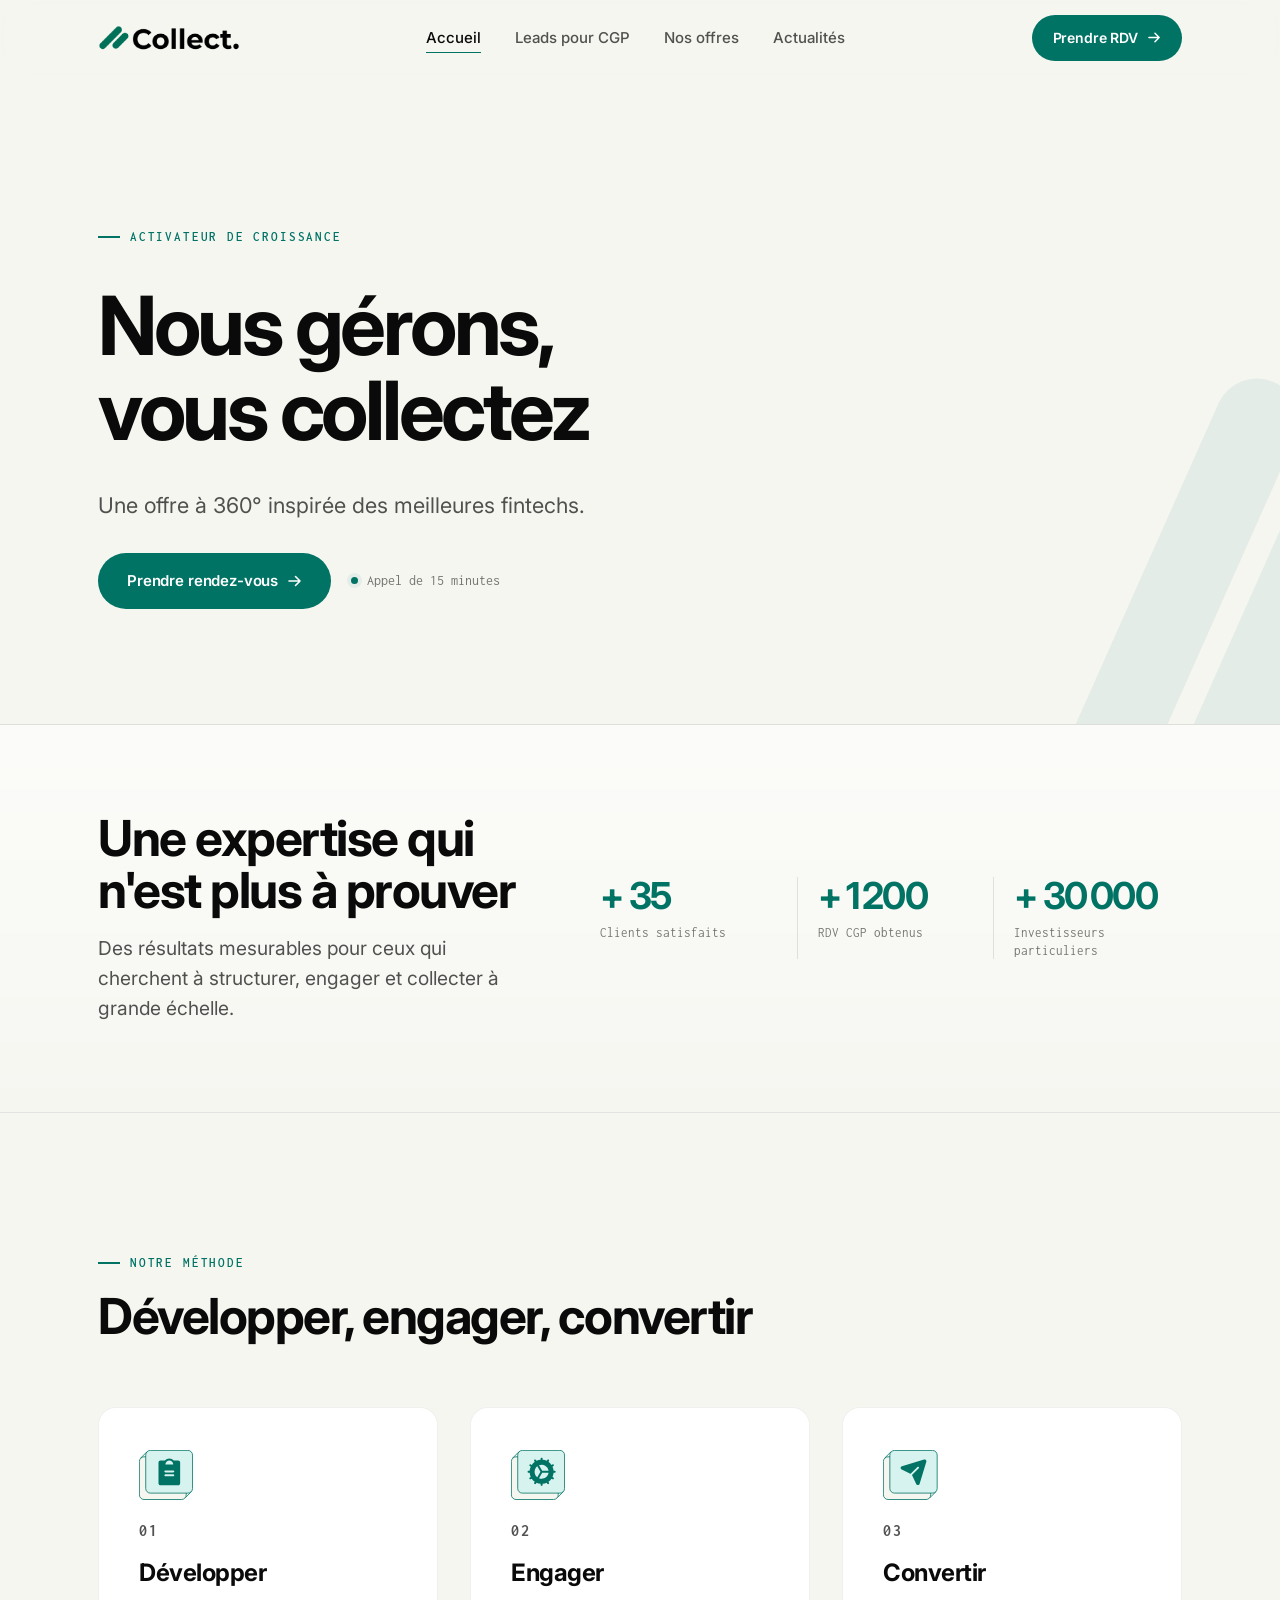
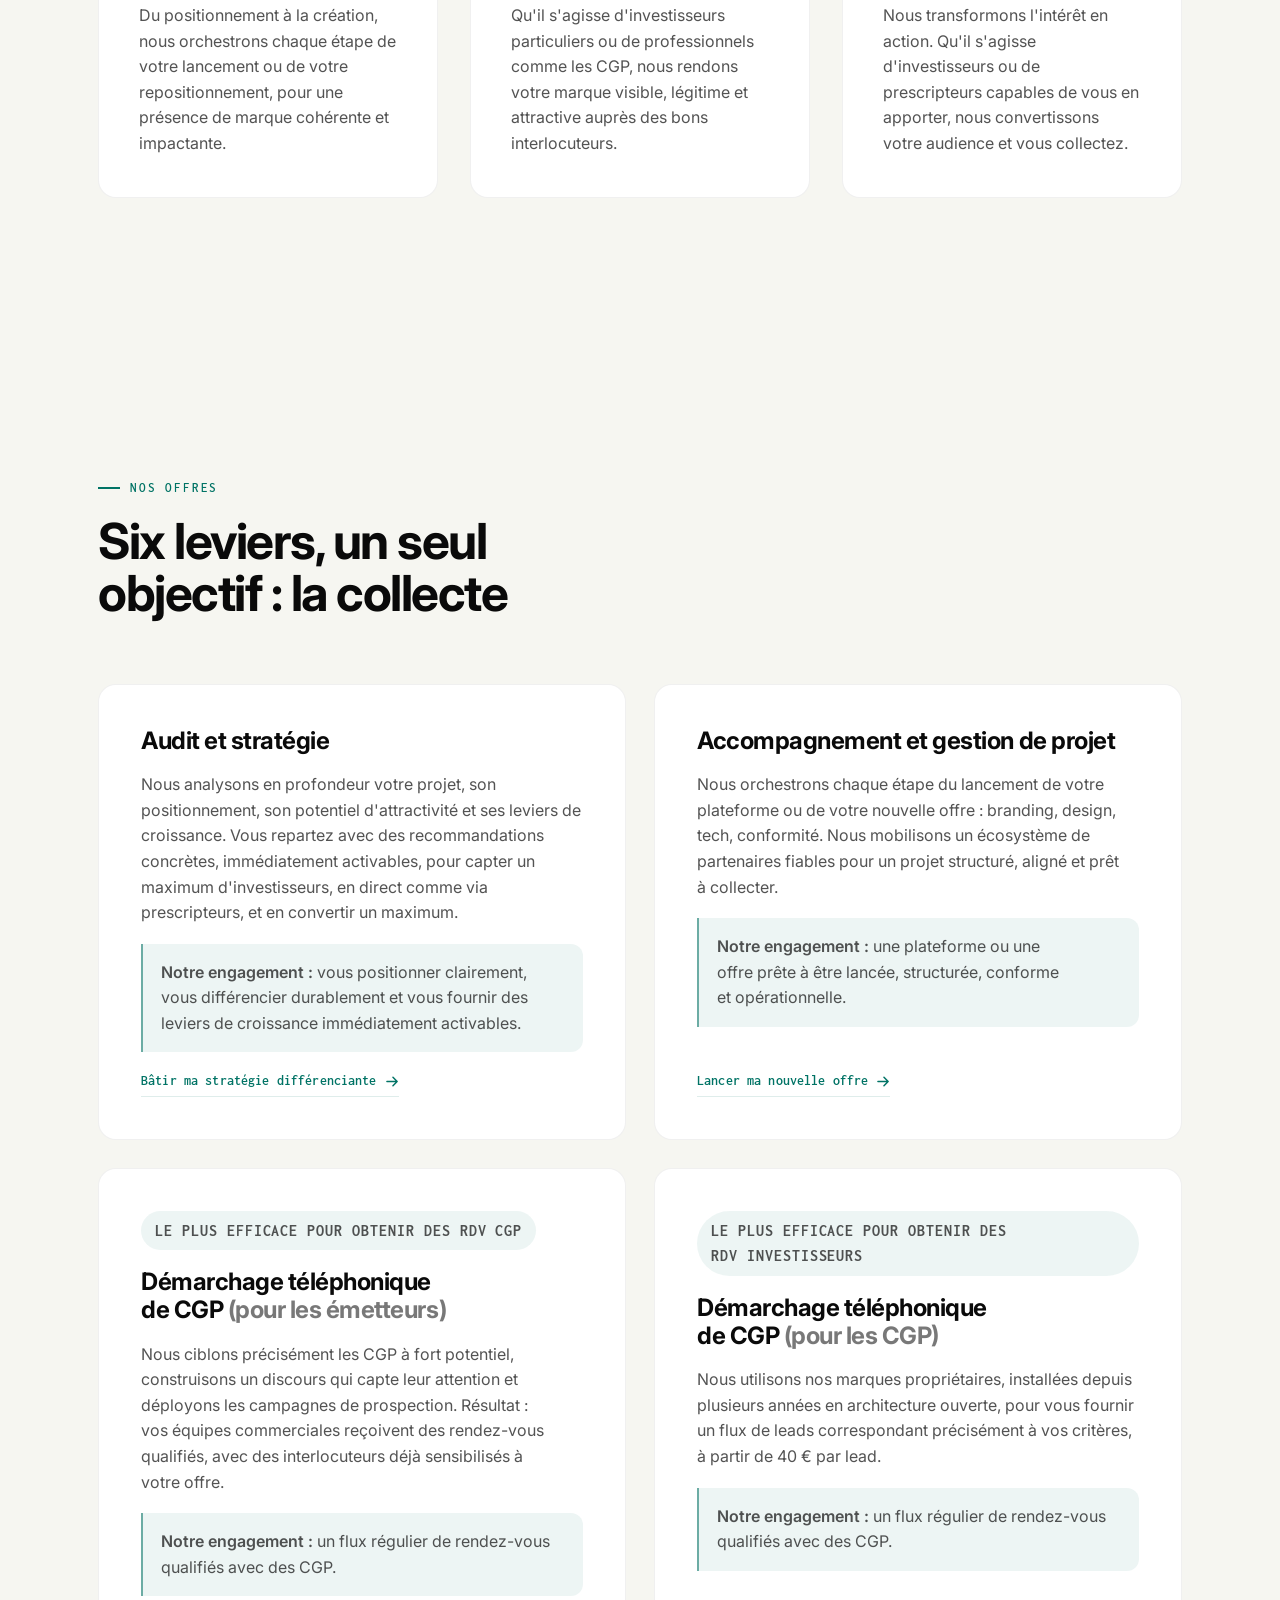
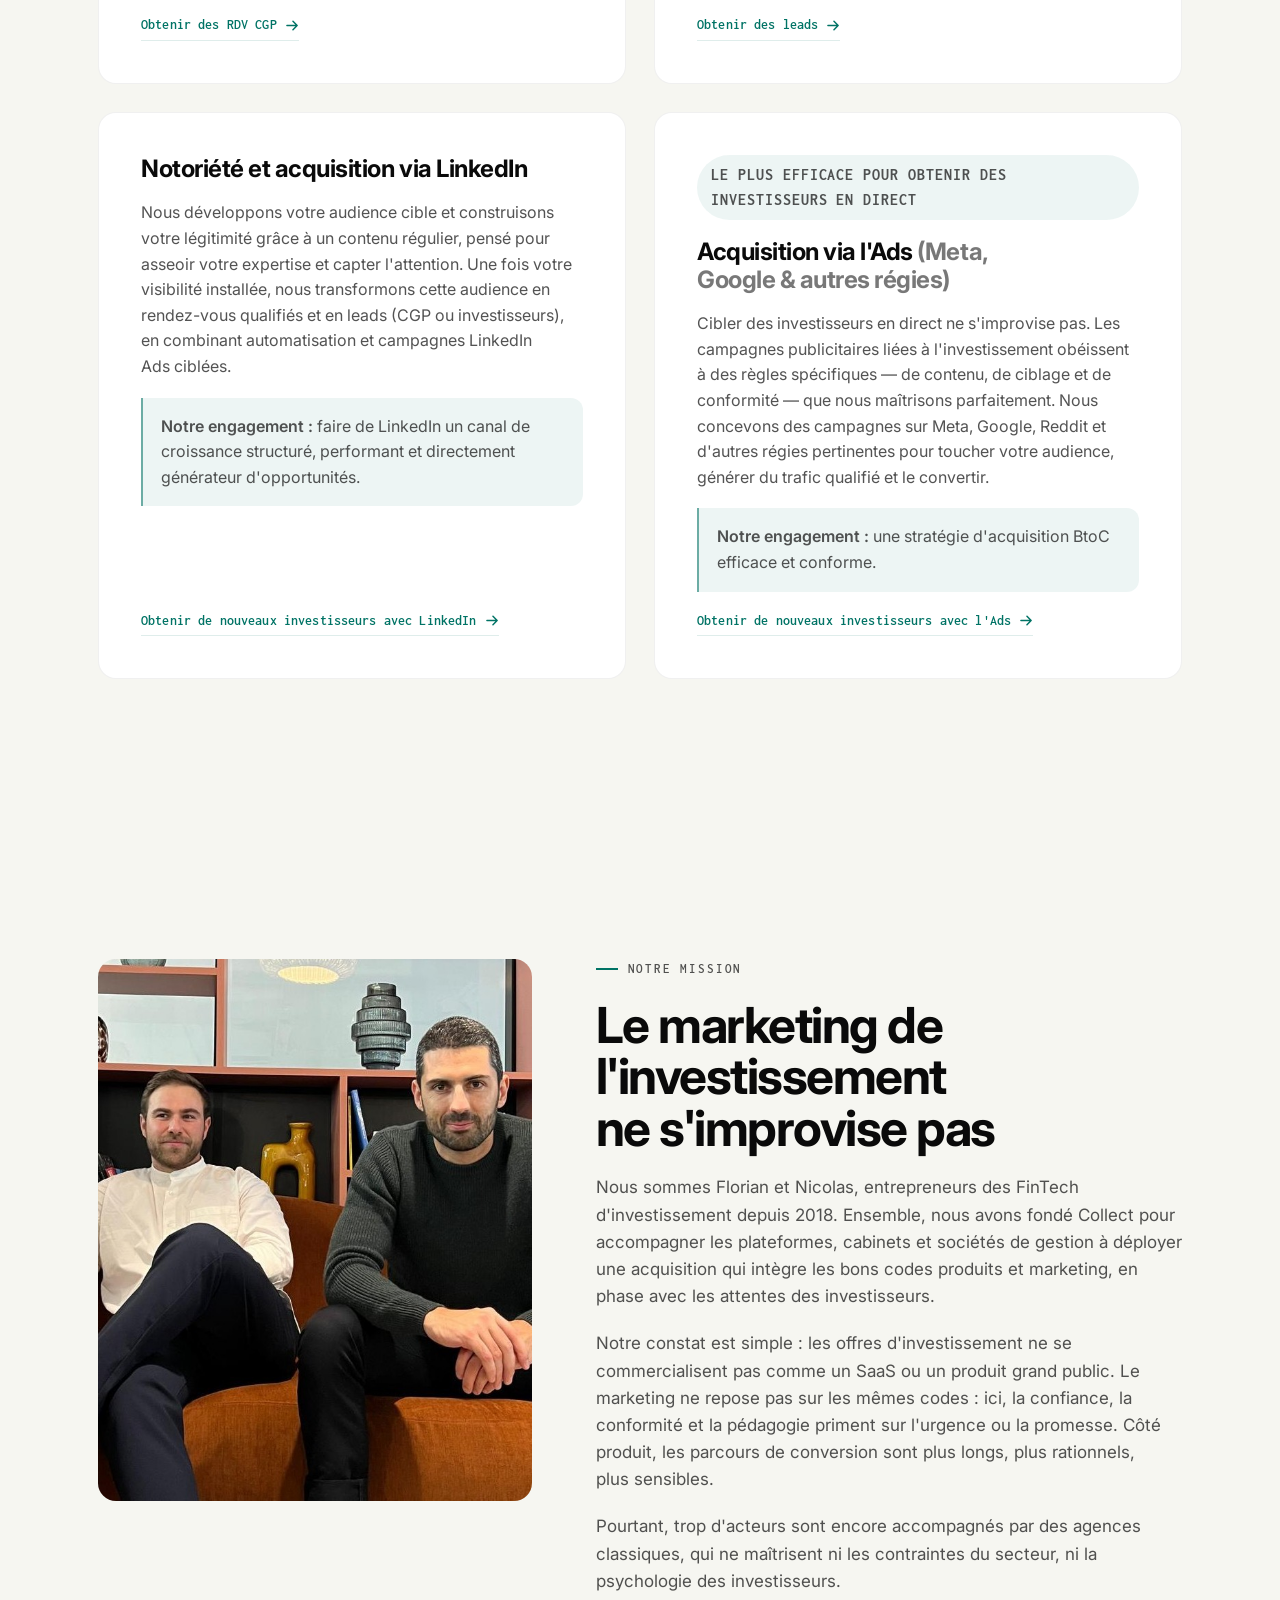
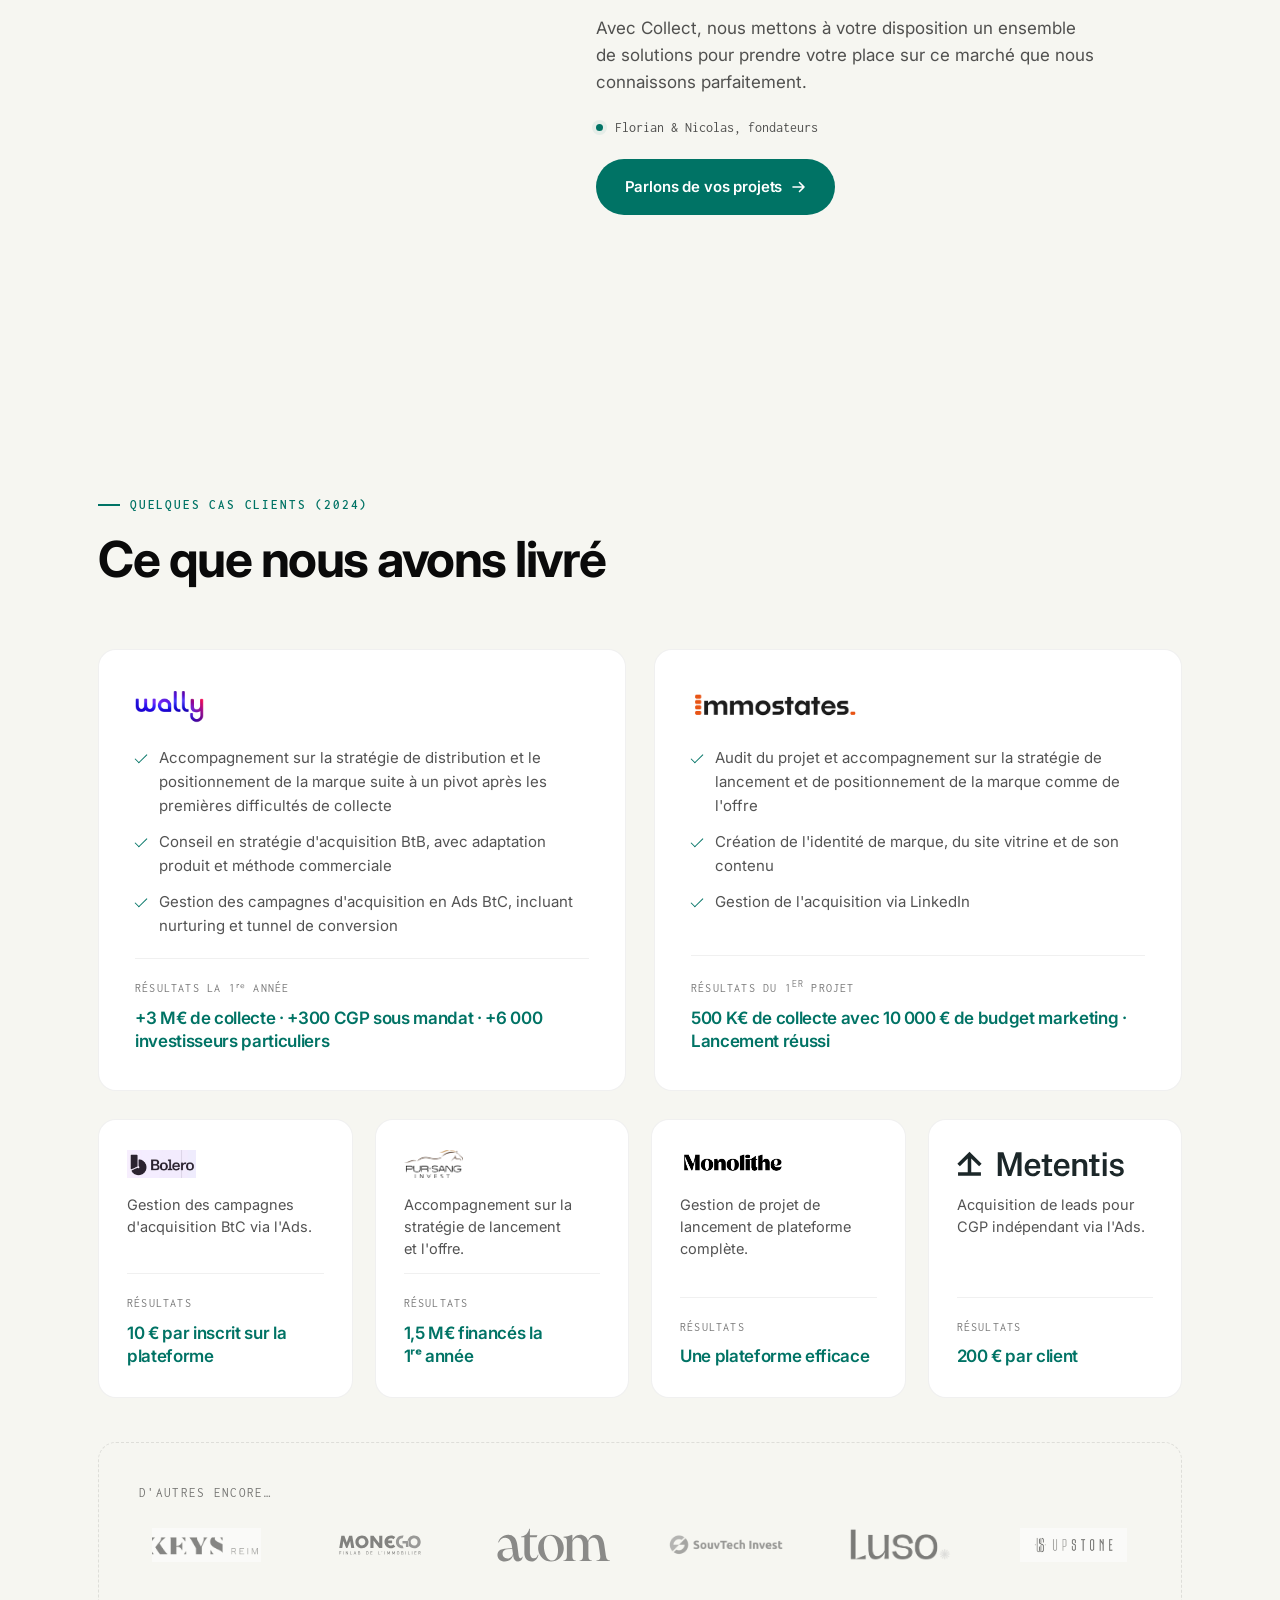
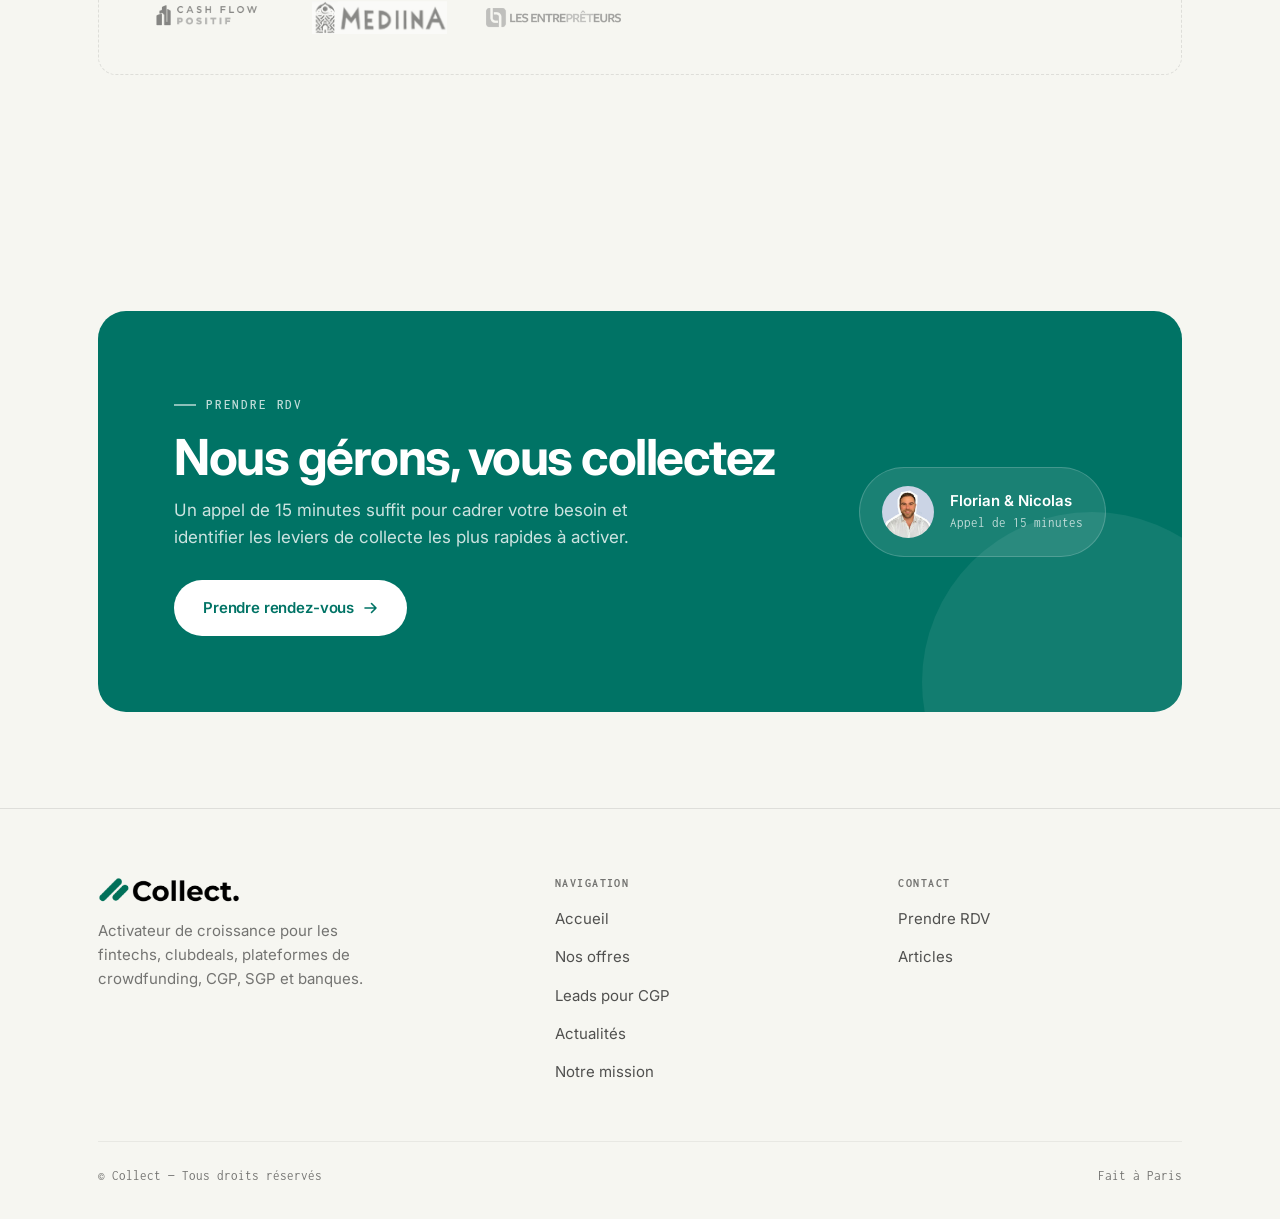
<file: index.html>
<!DOCTYPE html>
<html lang="fr">
<head>
<meta charset="utf-8">
<meta name="viewport" content="width=device-width, initial-scale=1">
<title>Collect — Activateur de croissance pour Fintech, Clubdeals et CGP</title>
<meta name="description" content="Collect propose un ensemble de solutions pour lancer et faire croître votre activité de services d'investissement. Nous accompagnons : fintech, clubdeal, crowdfunding, CGP, SGP et banques.">
<link rel="icon" href="assets/img/favicon.svg" type="image/svg+xml">
<meta property="og:title" content="Collect — Activateur de croissance pour Fintech, Clubdeals et CGP">
<meta property="og:description" content="Nous gérons, vous collectez. Une offre à 360° inspirée des meilleures fintechs.">
<meta property="og:type" content="website">
<meta property="og:locale" content="fr_FR">
<link rel="preconnect" href="https://fonts.googleapis.com">
<link rel="preconnect" href="https://fonts.gstatic.com" crossorigin>
<link href="https://fonts.googleapis.com/css2?family=Inconsolata:wght@400;600;700&family=Inter:wght@400;500;600;700&display=swap" rel="stylesheet">
<link rel="stylesheet" href="assets/css/style.css">
</head>
<body>

<header class="site-header">
  <div class="shell">
    <nav class="nav" aria-label="Navigation principale">
      <a class="brand" href="index.html" aria-label="Collect, retour à l'accueil">
        <img src="assets/img/logo-collect.png" alt="Collect">
      </a>

      <ul class="nav-links" id="nav-links">
        <li><a href="index.html" aria-current="page">Accueil</a></li>
        <li><a href="leads-cgp.html">Leads pour CGP</a></li>
        <li><a href="#offres">Nos offres</a></li>
        <li><a href="actualites.html">Actualités</a></li>
      </ul>

      <a class="btn btn--sm" href="rendez-vous.html">
        Prendre RDV
        <svg class="arrow" width="13" height="13" viewBox="0 0 14 14" fill="none" aria-hidden="true"><path d="M1 7h11M7.5 2.5 12 7l-4.5 4.5" stroke="currentColor" stroke-width="1.6" stroke-linecap="round" stroke-linejoin="round"/></svg>
      </a>

      <button class="nav-toggle" type="button" aria-expanded="false" aria-controls="nav-links" aria-label="Ouvrir le menu">
        <span></span><span></span><span></span>
      </button>
    </nav>
  </div>
</header>

<main>

  <!-- ================= HERO ================= -->
  <section class="hero">
    <div class="slashes" aria-hidden="true"><i></i><i></i></div>
    <div class="shell">
      <div class="hero-inner">
        <p class="eyebrow">Activateur de croissance</p>
        <h1 class="h-display">Nous gérons,<br>vous collectez</h1>
        <p class="lede">Une offre à 360° inspirée des meilleures fintechs.</p>
        <div class="btn-row">
          <a class="btn" href="rendez-vous.html">
            Prendre rendez-vous
            <svg class="arrow" width="14" height="14" viewBox="0 0 14 14" fill="none" aria-hidden="true"><path d="M1 7h11M7.5 2.5 12 7l-4.5 4.5" stroke="currentColor" stroke-width="1.6" stroke-linecap="round" stroke-linejoin="round"/></svg>
          </a>
          <span class="hero-note"><span class="dot"></span>Appel de 15 minutes</span>
        </div>
      </div>
    </div>
  </section>

  <!-- ================= STATS ================= -->
  <section class="stats-band">
    <div class="shell">
      <div class="stats-layout">
        <div class="section-head reveal" style="margin-bottom:0">
          <h2 class="h-section">Une expertise qui n'est plus à prouver</h2>
          <p class="lede">Des résultats mesurables pour ceux qui cherchent à structurer, engager et collecter à grande échelle.</p>
        </div>

        <div class="stats-grid reveal">
          <div class="stat">
            <div class="stat-num">+&nbsp;35</div>
            <div class="stat-label">Clients satisfaits</div>
          </div>
          <div class="stat">
            <div class="stat-num">+&nbsp;1&#8239;200</div>
            <div class="stat-label">RDV CGP obtenus</div>
          </div>
          <div class="stat">
            <div class="stat-num">+&nbsp;30&#8239;000</div>
            <div class="stat-label">Investisseurs particuliers</div>
          </div>
        </div>
      </div>
    </div>
  </section>

  <!-- ================= MÉTHODE ================= -->
  <section class="section" id="methode">
    <div class="shell">
      <div class="section-head reveal">
        <p class="eyebrow">Notre méthode</p>
        <h2 class="h-section">Développer, engager, convertir</h2>
      </div>

      <div class="steps">
        <article class="step reveal">
          <div class="step-icon"><img src="assets/img/icon1.svg" alt="" width="127" height="117"></div>
          <p class="step-num">01</p>
          <h3 class="h-card">Développer</h3>
          <p>Du positionnement à la création, nous orchestrons chaque étape de votre lancement ou de votre repositionnement, pour une présence de marque cohérente et impactante.</p>
        </article>

        <article class="step reveal">
          <div class="step-icon"><img src="assets/img/icon2.svg" alt="" width="127" height="117"></div>
          <p class="step-num">02</p>
          <h3 class="h-card">Engager</h3>
          <p>Qu'il s'agisse d'investisseurs particuliers ou de professionnels comme les CGP, nous rendons votre marque visible, légitime et attractive auprès des bons interlocuteurs.</p>
        </article>

        <article class="step reveal">
          <div class="step-icon"><img src="assets/img/icon3.svg" alt="" width="128" height="117"></div>
          <p class="step-num">03</p>
          <h3 class="h-card">Convertir</h3>
          <p>Nous transformons l'intérêt en action. Qu'il s'agisse d'investisseurs ou de prescripteurs capables de vous en apporter, nous convertissons votre audience et vous collectez.</p>
        </article>
      </div>
    </div>
  </section>

  <!-- ================= OFFRES ================= -->
  <section class="section" id="offres">
    <div class="shell">
      <div class="section-head reveal">
        <p class="eyebrow">Nos offres</p>
        <h2 class="h-section">Six leviers, un seul objectif&nbsp;: la collecte</h2>
      </div>

      <div class="offers">

        <article class="offer reveal">
          <h3 class="h-card">Audit et stratégie</h3>
          <p>Nous analysons en profondeur votre projet, son positionnement, son potentiel d'attractivité et ses leviers de croissance. Vous repartez avec des recommandations concrètes, immédiatement activables, pour capter un maximum d'investisseurs, en direct comme via prescripteurs, et en convertir un maximum.</p>
          <p class="pledge"><strong>Notre engagement&nbsp;:</strong> vous positionner clairement, vous différencier durablement et vous fournir des leviers de croissance immédiatement activables.</p>
          <a class="link-arrow" href="rendez-vous.html">
            Bâtir ma stratégie différenciante
            <svg class="arrow" width="13" height="13" viewBox="0 0 14 14" fill="none" aria-hidden="true"><path d="M1 7h11M7.5 2.5 12 7l-4.5 4.5" stroke="currentColor" stroke-width="1.6" stroke-linecap="round" stroke-linejoin="round"/></svg>
          </a>
        </article>

        <article class="offer reveal">
          <h3 class="h-card">Accompagnement et gestion de projet</h3>
          <p>Nous orchestrons chaque étape du lancement de votre plateforme ou de votre nouvelle offre&nbsp;: branding, design, tech, conformité. Nous mobilisons un écosystème de partenaires fiables pour un projet structuré, aligné et prêt à collecter.</p>
          <p class="pledge"><strong>Notre engagement&nbsp;:</strong> une plateforme ou une offre prête à être lancée, structurée, conforme et opérationnelle.</p>
          <a class="link-arrow" href="rendez-vous.html">
            Lancer ma nouvelle offre
            <svg class="arrow" width="13" height="13" viewBox="0 0 14 14" fill="none" aria-hidden="true"><path d="M1 7h11M7.5 2.5 12 7l-4.5 4.5" stroke="currentColor" stroke-width="1.6" stroke-linecap="round" stroke-linejoin="round"/></svg>
          </a>
        </article>

        <article class="offer reveal">
          <p class="badge">Le plus efficace pour obtenir des RDV CGP</p>
          <h3 class="h-card">Démarchage téléphonique de CGP <span class="muted">(pour les émetteurs)</span></h3>
          <p>Nous ciblons précisément les CGP à fort potentiel, construisons un discours qui capte leur attention et déployons les campagnes de prospection. Résultat&nbsp;: vos équipes commerciales reçoivent des rendez-vous qualifiés, avec des interlocuteurs déjà sensibilisés à votre offre.</p>
          <p class="pledge"><strong>Notre engagement&nbsp;:</strong> un flux régulier de rendez-vous qualifiés avec des CGP.</p>
          <a class="link-arrow" href="rendez-vous.html">
            Obtenir des RDV CGP
            <svg class="arrow" width="13" height="13" viewBox="0 0 14 14" fill="none" aria-hidden="true"><path d="M1 7h11M7.5 2.5 12 7l-4.5 4.5" stroke="currentColor" stroke-width="1.6" stroke-linecap="round" stroke-linejoin="round"/></svg>
          </a>
        </article>

        <article class="offer reveal">
          <p class="badge">Le plus efficace pour obtenir des RDV investisseurs</p>
          <h3 class="h-card">Démarchage téléphonique de CGP <span class="muted">(pour les CGP)</span></h3>
          <p>Nous utilisons nos marques propriétaires, installées depuis plusieurs années en architecture ouverte, pour vous fournir un flux de leads correspondant précisément à vos critères, à partir de 40&nbsp;€ par lead.</p>
          <p class="pledge"><strong>Notre engagement&nbsp;:</strong> un flux régulier de rendez-vous qualifiés avec des CGP.</p>
          <a class="link-arrow" href="leads-cgp.html">
            Obtenir des leads
            <svg class="arrow" width="13" height="13" viewBox="0 0 14 14" fill="none" aria-hidden="true"><path d="M1 7h11M7.5 2.5 12 7l-4.5 4.5" stroke="currentColor" stroke-width="1.6" stroke-linecap="round" stroke-linejoin="round"/></svg>
          </a>
        </article>

        <article class="offer reveal">
          <h3 class="h-card">Notoriété et acquisition via LinkedIn</h3>
          <p>Nous développons votre audience cible et construisons votre légitimité grâce à un contenu régulier, pensé pour asseoir votre expertise et capter l'attention. Une fois votre visibilité installée, nous transformons cette audience en rendez-vous qualifiés et en leads (CGP ou investisseurs), en combinant automatisation et campagnes LinkedIn Ads ciblées.</p>
          <p class="pledge"><strong>Notre engagement&nbsp;:</strong> faire de LinkedIn un canal de croissance structuré, performant et directement générateur d'opportunités.</p>
          <a class="link-arrow" href="rendez-vous.html">
            Obtenir de nouveaux investisseurs avec LinkedIn
            <svg class="arrow" width="13" height="13" viewBox="0 0 14 14" fill="none" aria-hidden="true"><path d="M1 7h11M7.5 2.5 12 7l-4.5 4.5" stroke="currentColor" stroke-width="1.6" stroke-linecap="round" stroke-linejoin="round"/></svg>
          </a>
        </article>

        <article class="offer reveal">
          <p class="badge">Le plus efficace pour obtenir des investisseurs en direct</p>
          <h3 class="h-card">Acquisition via l'Ads <span class="muted">(Meta, Google &amp; autres régies)</span></h3>
          <p>Cibler des investisseurs en direct ne s'improvise pas. Les campagnes publicitaires liées à l'investissement obéissent à des règles spécifiques — de contenu, de ciblage et de conformité — que nous maîtrisons parfaitement. Nous concevons des campagnes sur Meta, Google, Reddit et d'autres régies pertinentes pour toucher votre audience, générer du trafic qualifié et le convertir.</p>
          <p class="pledge"><strong>Notre engagement&nbsp;:</strong> une stratégie d'acquisition BtoC efficace et conforme.</p>
          <a class="link-arrow" href="rendez-vous.html">
            Obtenir de nouveaux investisseurs avec l'Ads
            <svg class="arrow" width="13" height="13" viewBox="0 0 14 14" fill="none" aria-hidden="true"><path d="M1 7h11M7.5 2.5 12 7l-4.5 4.5" stroke="currentColor" stroke-width="1.6" stroke-linecap="round" stroke-linejoin="round"/></svg>
          </a>
        </article>

      </div>
    </div>
  </section>

  <!-- ================= MISSION ================= -->
  <section class="section" id="mission">
    <div class="shell">
      <div class="mission">
        <div class="mission-media reveal">
          <img src="assets/img/collect.jpg" alt="L'équipe Collect" loading="lazy">
        </div>

        <div class="mission-copy reveal">
          <p class="eyebrow">Notre mission</p>
          <h2 class="h-section">Le marketing de l'investissement ne s'improvise pas</h2>
          <p>Nous sommes Florian et Nicolas, entrepreneurs des FinTech d'investissement depuis 2018. Ensemble, nous avons fondé Collect pour accompagner les plateformes, cabinets et sociétés de gestion à déployer une acquisition qui intègre les bons codes produits et marketing, en phase avec les attentes des investisseurs.</p>
          <p>Notre constat est simple&nbsp;: les offres d'investissement ne se commercialisent pas comme un SaaS ou un produit grand public. Le marketing ne repose pas sur les mêmes codes&nbsp;: ici, la confiance, la conformité et la pédagogie priment sur l'urgence ou la promesse. Côté produit, les parcours de conversion sont plus longs, plus rationnels, plus sensibles.</p>
          <p>Pourtant, trop d'acteurs sont encore accompagnés par des agences classiques, qui ne maîtrisent ni les contraintes du secteur, ni la psychologie des investisseurs.</p>
          <p>Avec Collect, nous mettons à votre disposition un ensemble de solutions pour prendre votre place sur ce marché que nous connaissons parfaitement.</p>
          <p class="signature"><span class="dot"></span>Florian &amp; Nicolas, fondateurs</p>
          <div class="btn-row">
            <a class="btn" href="rendez-vous.html">
              Parlons de vos projets
              <svg class="arrow" width="14" height="14" viewBox="0 0 14 14" fill="none" aria-hidden="true"><path d="M1 7h11M7.5 2.5 12 7l-4.5 4.5" stroke="currentColor" stroke-width="1.6" stroke-linecap="round" stroke-linejoin="round"/></svg>
            </a>
          </div>
        </div>
      </div>
    </div>
  </section>

  <!-- ================= CAS CLIENTS ================= -->
  <section class="section" id="cas-clients">
    <div class="shell">
      <div class="section-head reveal">
        <p class="eyebrow">Quelques cas clients (2024)</p>
        <h2 class="h-section">Ce que nous avons livré</h2>
      </div>

      <div class="cases">

        <article class="case reveal">
          <div class="case-logo"><img src="assets/img/clients/wally.png" alt="Wally" loading="lazy"></div>
          <ul>
            <li>Accompagnement sur la stratégie de distribution et le positionnement de la marque suite à un pivot après les premières difficultés de collecte</li>
            <li>Conseil en stratégie d'acquisition BtB, avec adaptation produit et méthode commerciale</li>
            <li>Gestion des campagnes d'acquisition en Ads BtC, incluant nurturing et tunnel de conversion</li>
          </ul>
          <div class="case-result">
            <span class="label">Résultats la 1ʳᵉ année</span>
            <p class="value">+3 M€ de collecte&nbsp;· +300 CGP sous mandat&nbsp;· +6 000 investisseurs particuliers</p>
          </div>
        </article>

        <article class="case reveal">
          <div class="case-logo"><img src="assets/img/clients/immostates.png" alt="Immostates" loading="lazy"></div>
          <ul>
            <li>Audit du projet et accompagnement sur la stratégie de lancement et de positionnement de la marque comme de l'offre</li>
            <li>Création de l'identité de marque, du site vitrine et de son contenu</li>
            <li>Gestion de l'acquisition via LinkedIn</li>
          </ul>
          <div class="case-result">
            <span class="label">Résultats du 1<sup>er</sup> projet</span>
            <p class="value">500 K€ de collecte avec 10 000 € de budget marketing&nbsp;· Lancement réussi</p>
          </div>
        </article>

      </div>

      <div class="mini-cases">

        <article class="mini-case reveal">
          <div class="case-logo"><img src="assets/img/clients/bolero.jpg" alt="Bolero" loading="lazy"></div>
          <p>Gestion des campagnes d'acquisition BtC via l'Ads.</p>
          <div class="case-result">
            <span class="label">Résultats</span>
            <p class="value">10 € par inscrit sur la plateforme</p>
          </div>
        </article>

        <article class="mini-case reveal">
          <div class="case-logo"><img src="assets/img/clients/psi.png" alt="Pur Sang Invest" loading="lazy"></div>
          <p>Accompagnement sur la stratégie de lancement et l'offre.</p>
          <div class="case-result">
            <span class="label">Résultats</span>
            <p class="value">1,5 M€ financés la 1ʳᵉ année</p>
          </div>
        </article>

        <article class="mini-case reveal">
          <div class="case-logo"><img src="assets/img/clients/monolithe.png" alt="Monolithe" loading="lazy"></div>
          <p>Gestion de projet de lancement de plateforme complète.</p>
          <div class="case-result">
            <span class="label">Résultats</span>
            <p class="value">Une plateforme efficace</p>
          </div>
        </article>

        <article class="mini-case reveal">
          <div class="case-logo"><img src="assets/img/clients/metentis.svg" alt="Metentis" loading="lazy"></div>
          <p>Acquisition de leads pour CGP indépendant via l'Ads.</p>
          <div class="case-result">
            <span class="label">Résultats</span>
            <p class="value">200 € par client</p>
          </div>
        </article>

      </div>

      <div class="logo-wall reveal">
        <p class="label">D'autres encore…</p>
        <div class="logo-grid">
          <img src="assets/img/clients/keys.png" alt="Keys" loading="lazy">
          <img src="assets/img/clients/finlab.svg" alt="Moneco" loading="lazy">
          <img src="assets/img/clients/atom.svg" alt="Atom" loading="lazy">
          <img src="assets/img/clients/souvtech.png" alt="SouvTech Invest" loading="lazy">
          <img src="assets/img/clients/luso.png" alt="Luso" loading="lazy">
          <img src="assets/img/clients/upstone.png" alt="Upstone" loading="lazy">
          <img src="assets/img/clients/cfp.png" alt="Cash Flow Positif" loading="lazy">
          <img src="assets/img/clients/mediina.png" alt="Mediina" loading="lazy">
          <img src="assets/img/clients/partner-logo.png" alt="Les Entreprêteurs" loading="lazy">
        </div>
      </div>
    </div>
  </section>

  <!-- ================= CTA ================= -->
  <section class="section section--tight">
    <div class="shell">
      <div class="cta reveal">
        <div class="cta-inner">
          <div>
            <p class="eyebrow">Prendre RDV</p>
            <h2 class="h-section">Nous gérons, vous collectez</h2>
            <p>Un appel de 15 minutes suffit pour cadrer votre besoin et identifier les leviers de collecte les plus rapides à activer.</p>
            <div class="btn-row">
              <a class="btn btn--light" href="rendez-vous.html">
                Prendre rendez-vous
                <svg class="arrow" width="14" height="14" viewBox="0 0 14 14" fill="none" aria-hidden="true"><path d="M1 7h11M7.5 2.5 12 7l-4.5 4.5" stroke="currentColor" stroke-width="1.6" stroke-linecap="round" stroke-linejoin="round"/></svg>
              </a>
            </div>
          </div>

          <div class="cta-card">
            <img src="assets/img/florian.jpeg" alt="Prendre rendez-vous avec l'équipe Collect" loading="lazy">
            <div>
              <div class="who">Florian &amp; Nicolas</div>
              <div class="what">Appel de 15 minutes</div>
            </div>
          </div>
        </div>
      </div>
    </div>
  </section>

</main>

<footer class="site-footer">
  <div class="shell">
    <div class="footer-top">
      <div>
        <img src="assets/img/logo-collect.png" alt="Collect">
        <p class="tagline">Activateur de croissance pour les fintechs, clubdeals, plateformes de crowdfunding, CGP, SGP et banques.</p>
      </div>

      <div class="footer-col">
        <h3>Navigation</h3>
        <ul>
          <li><a href="index.html">Accueil</a></li>
          <li><a href="index.html#offres">Nos offres</a></li>
          <li><a href="leads-cgp.html">Leads pour CGP</a></li>
          <li><a href="actualites.html">Actualités</a></li>
          <li><a href="index.html#mission">Notre mission</a></li>
        </ul>
      </div>

      <div class="footer-col">
        <h3>Contact</h3>
        <ul>
          <li><a href="rendez-vous.html">Prendre RDV</a></li>
          <li><a href="actualites.html">Articles</a></li>
        </ul>
      </div>
    </div>

    <div class="footer-bottom">
      <span>© Collect — Tous droits réservés</span>
      <span>Fait à Paris</span>
    </div>
  </div>
</footer>

<script src="assets/js/main.js" defer></script>
</body>
</html>
</file>
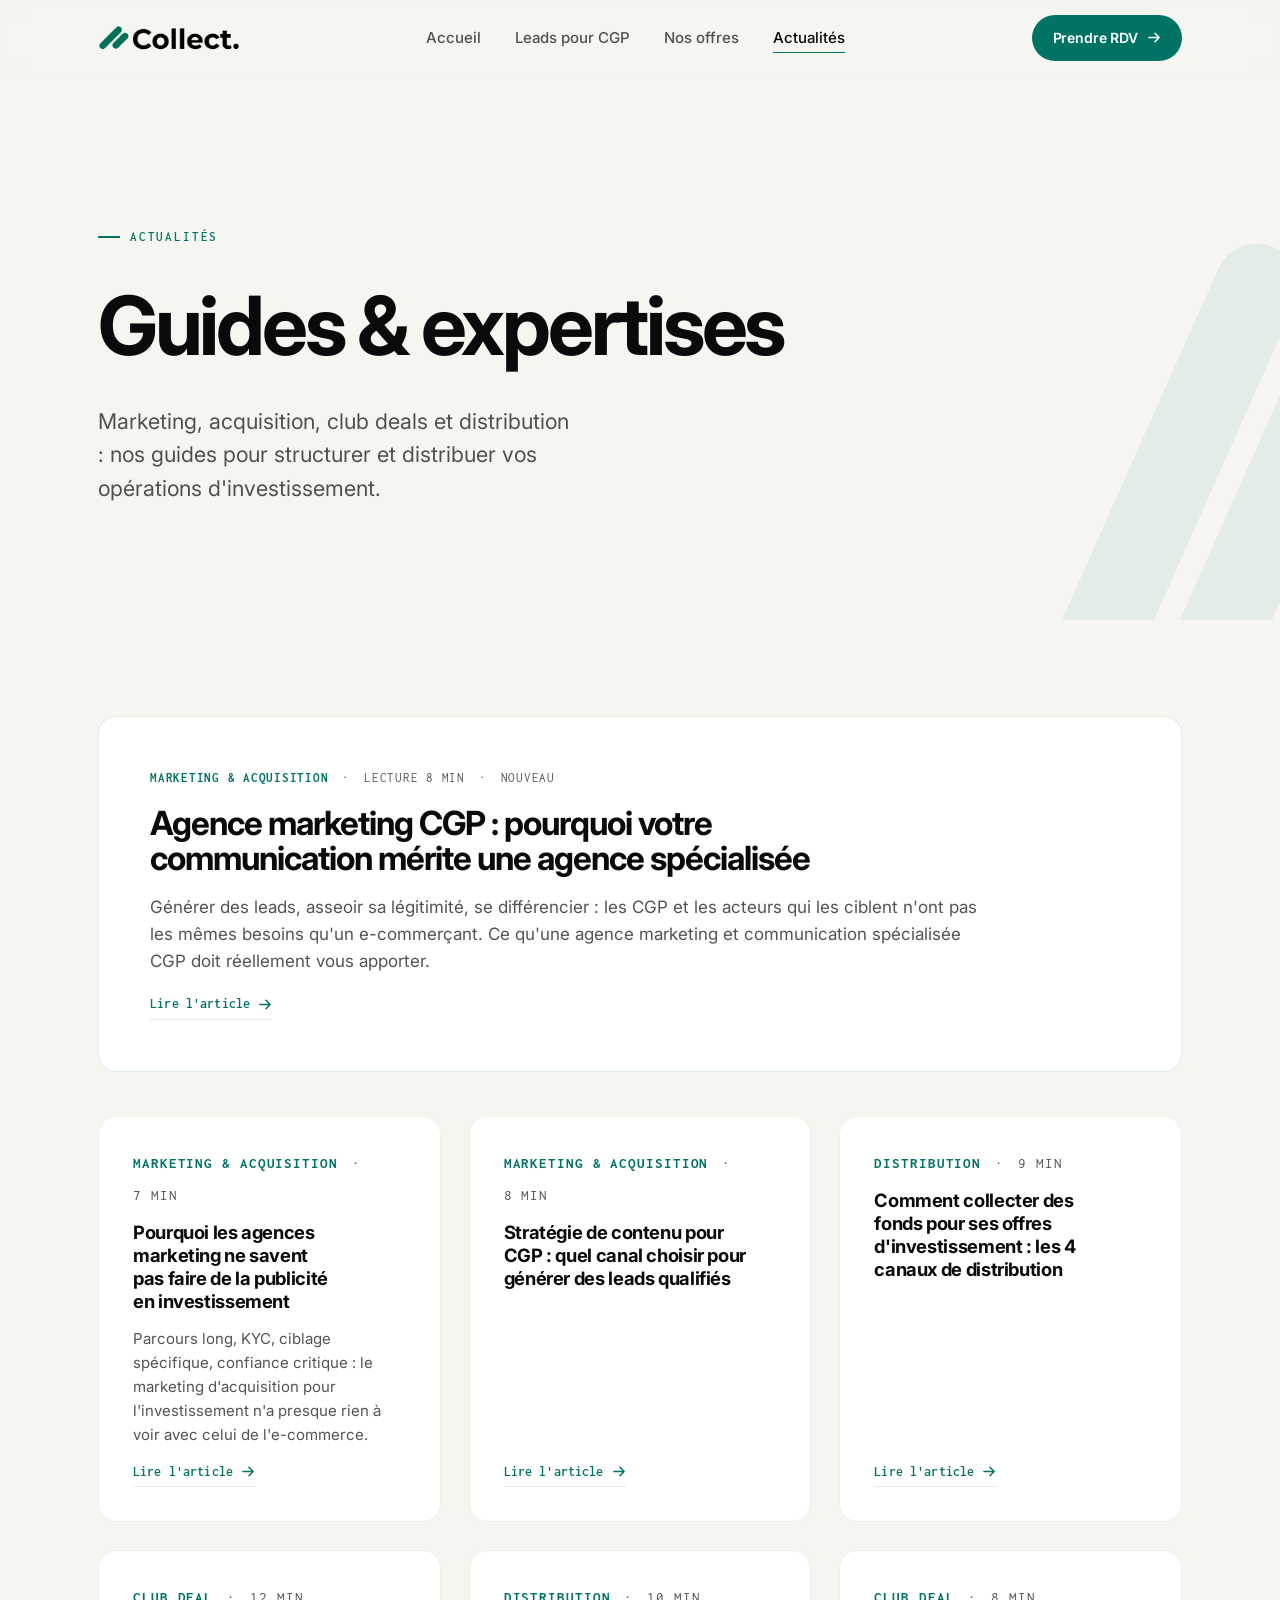
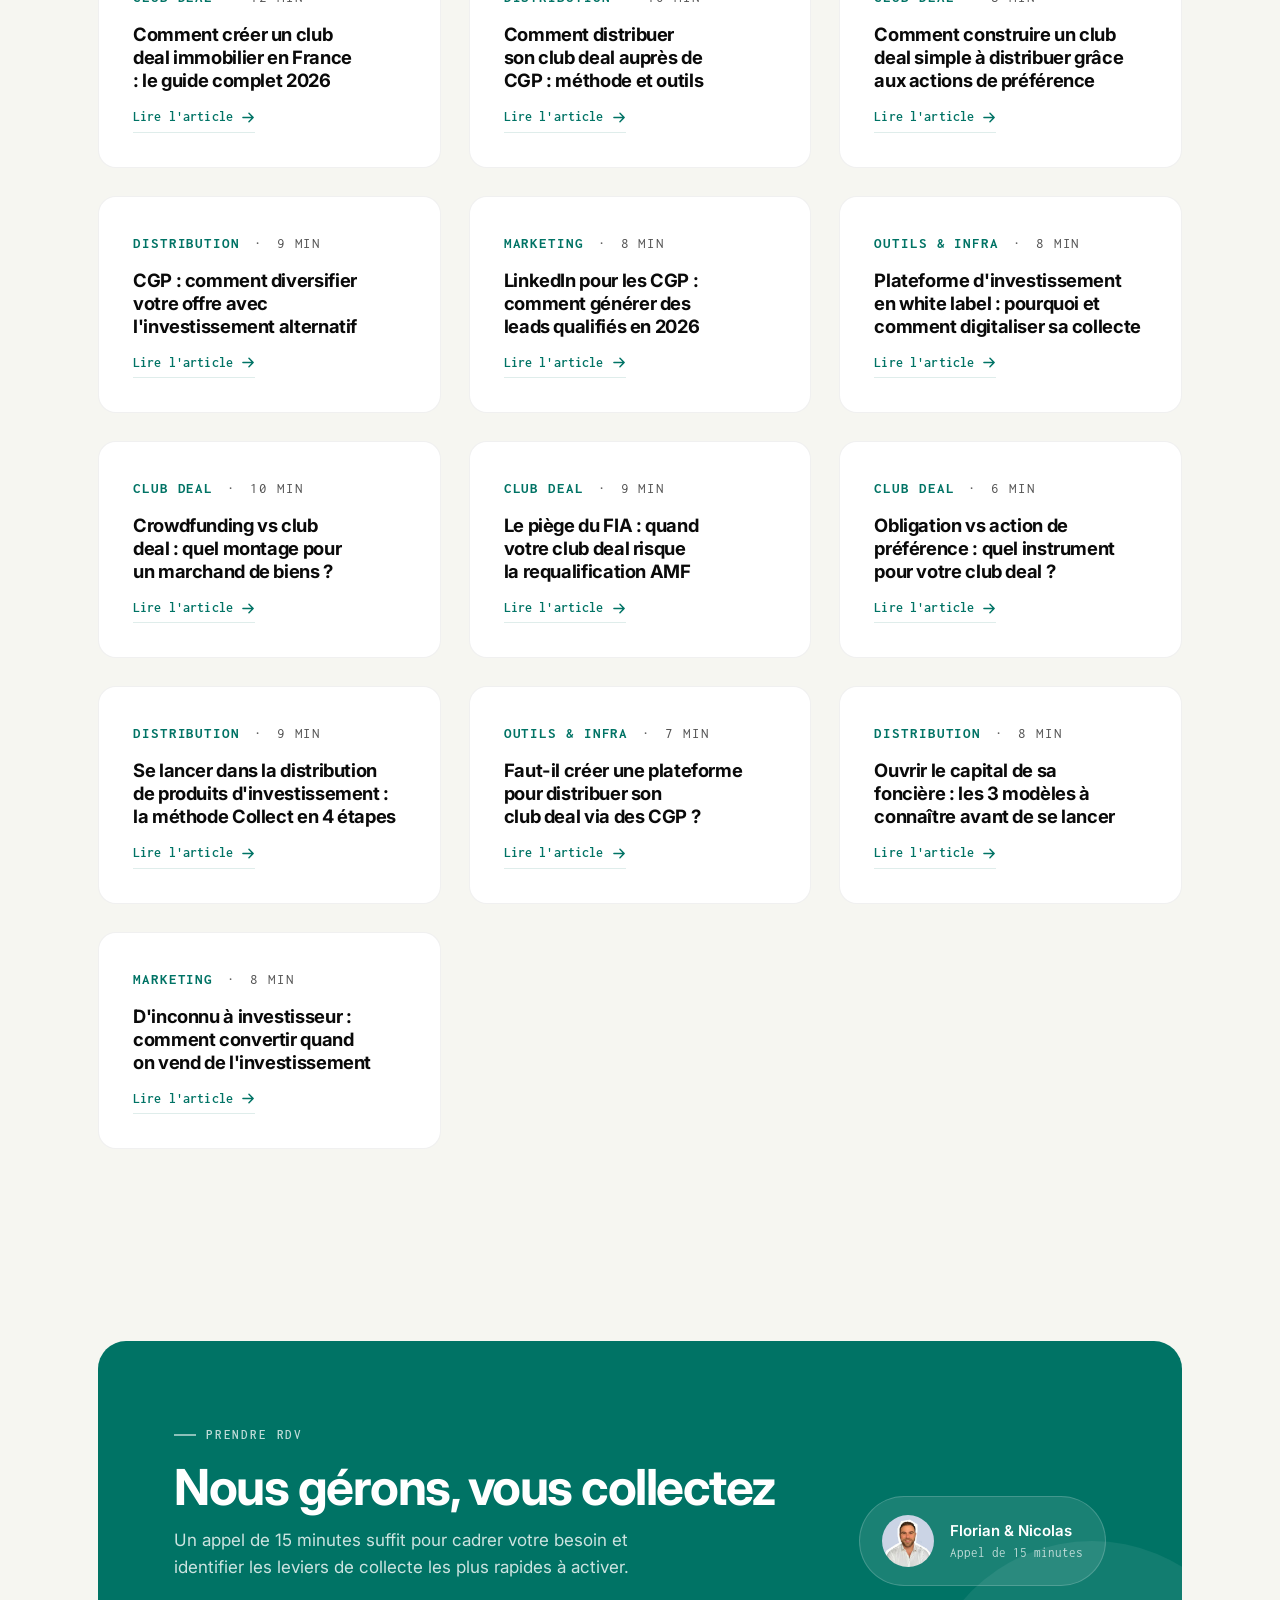
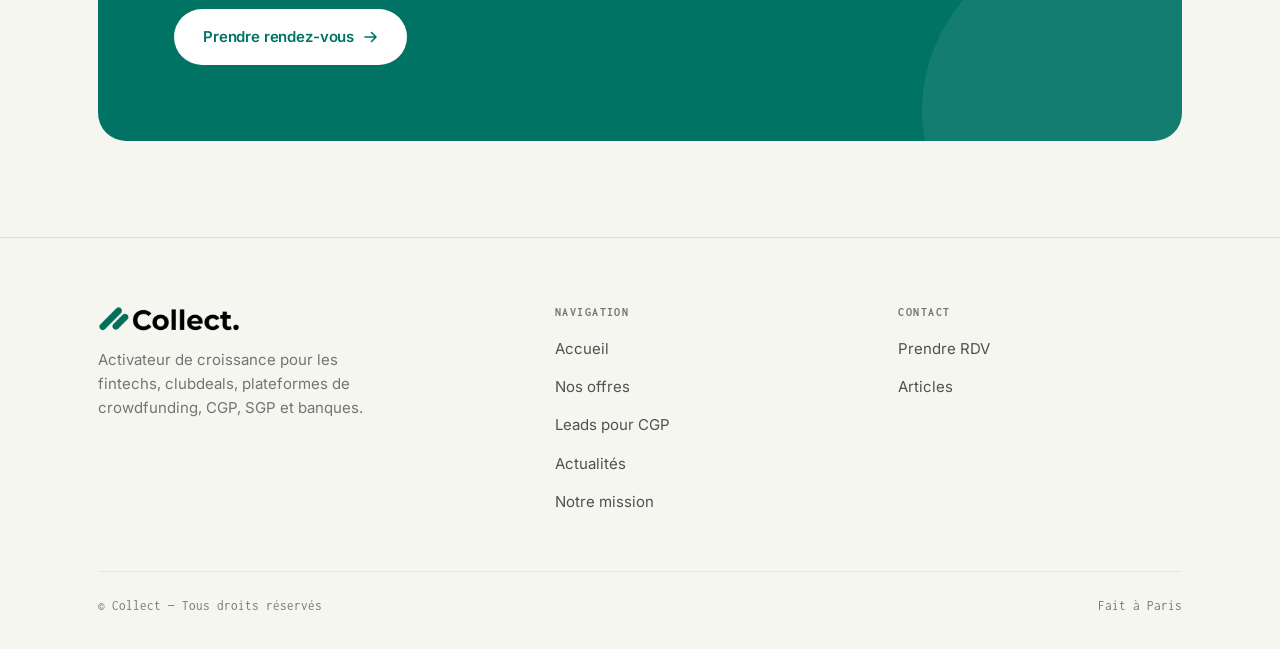
<file: actualites.html>
<!DOCTYPE html>
<html lang="fr">
<head>
<meta charset="utf-8">
<meta name="viewport" content="width=device-width, initial-scale=1">
<title>Actualités — Guides et expertises marketing pour CGP, club deals et investissement | Collect</title>
<meta name="description" content="Guides et expertises pour structurer et distribuer vos opérations d'investissement : marketing CGP, acquisition, club deal, distribution et outils.">
<link rel="icon" href="assets/img/favicon.svg" type="image/svg+xml">
<link rel="canonical" href="https://www.get-collect.io/actualites.html">
<meta property="og:title" content="Actualités | Collect">
<meta property="og:description" content="Guides et expertises pour structurer et distribuer vos opérations d'investissement.">
<meta property="og:type" content="website">
<meta property="og:locale" content="fr_FR">
<link rel="preconnect" href="https://fonts.googleapis.com">
<link rel="preconnect" href="https://fonts.gstatic.com" crossorigin>
<link href="https://fonts.googleapis.com/css2?family=Inconsolata:wght@400;600;700&family=Inter:wght@400;500;600;700&display=swap" rel="stylesheet">
<link rel="stylesheet" href="assets/css/style.css">
</head>
<body>

<header class="site-header">
  <div class="shell">
    <nav class="nav" aria-label="Navigation principale">
      <a class="brand" href="index.html" aria-label="Collect, retour à l'accueil">
        <img src="assets/img/logo-collect.png" alt="Collect">
      </a>

      <ul class="nav-links" id="nav-links">
        <li><a href="index.html">Accueil</a></li>
        <li><a href="leads-cgp.html">Leads pour CGP</a></li>
        <li><a href="index.html#offres">Nos offres</a></li>
        <li><a href="actualites.html" aria-current="page">Actualités</a></li>
      </ul>

      <a class="btn btn--sm" href="rendez-vous.html">
        Prendre RDV
        <svg class="arrow" width="13" height="13" viewBox="0 0 14 14" fill="none" aria-hidden="true"><path d="M1 7h11M7.5 2.5 12 7l-4.5 4.5" stroke="currentColor" stroke-width="1.6" stroke-linecap="round" stroke-linejoin="round"/></svg>
      </a>

      <button class="nav-toggle" type="button" aria-expanded="false" aria-controls="nav-links" aria-label="Ouvrir le menu">
        <span></span><span></span><span></span>
      </button>
    </nav>
  </div>
</header>

<main>

  <!-- ================= HERO ================= -->
  <section class="hero">
    <div class="slashes" aria-hidden="true"><i></i><i></i></div>
    <div class="shell">
      <div class="hero-inner">
        <p class="eyebrow">Actualités</p>
        <h1 class="h-display">Guides &amp; expertises</h1>
        <p class="lede">Marketing, acquisition, club deals et distribution : nos guides pour structurer et distribuer vos opérations d'investissement.</p>
      </div>
    </div>
  </section>

  <!-- ================= ARTICLES ================= -->
  <section class="section section--tight">
    <div class="shell">

      <!-- Article en vedette -->
      <a class="article-featured reveal" href="agence-marketing-cgp.html">
        <p class="article-meta"><span class="cat">Marketing &amp; Acquisition</span><span>·</span><span>Lecture 8 min</span><span>·</span><span>Nouveau</span></p>
        <h2>Agence marketing CGP : pourquoi votre communication mérite une agence spécialisée</h2>
        <p>Générer des leads, asseoir sa légitimité, se différencier : les CGP et les acteurs qui les ciblent n'ont pas les mêmes besoins qu'un e-commerçant. Ce qu'une agence marketing et communication spécialisée CGP doit réellement vous apporter.</p>
        <span class="link-arrow">
          Lire l'article
          <svg class="arrow" width="13" height="13" viewBox="0 0 14 14" fill="none" aria-hidden="true"><path d="M1 7h11M7.5 2.5 12 7l-4.5 4.5" stroke="currentColor" stroke-width="1.6" stroke-linecap="round" stroke-linejoin="round"/></svg>
        </span>
      </a>

      <div class="articles-grid">

        <a class="article-card reveal" href="https://collect.website/post/pourquoi-agences-marketing-publicite-investissement">
          <p class="article-meta"><span class="cat">Marketing &amp; Acquisition</span><span>·</span><span>7 min</span></p>
          <h3>Pourquoi les agences marketing ne savent pas faire de la publicité en investissement</h3>
          <p>Parcours long, KYC, ciblage spécifique, confiance critique : le marketing d'acquisition pour l'investissement n'a presque rien à voir avec celui de l'e-commerce.</p>
          <span class="link-arrow">
            Lire l'article
            <svg class="arrow" width="13" height="13" viewBox="0 0 14 14" fill="none" aria-hidden="true"><path d="M1 7h11M7.5 2.5 12 7l-4.5 4.5" stroke="currentColor" stroke-width="1.6" stroke-linecap="round" stroke-linejoin="round"/></svg>
          </span>
        </a>

        <a class="article-card reveal" href="https://collect.website/post/strategie-contenu-cgp-canal-leads-qualifies">
          <p class="article-meta"><span class="cat">Marketing &amp; Acquisition</span><span>·</span><span>8 min</span></p>
          <h3>Stratégie de contenu pour CGP : quel canal choisir pour générer des leads qualifiés</h3>
          <span class="link-arrow">
            Lire l'article
            <svg class="arrow" width="13" height="13" viewBox="0 0 14 14" fill="none" aria-hidden="true"><path d="M1 7h11M7.5 2.5 12 7l-4.5 4.5" stroke="currentColor" stroke-width="1.6" stroke-linecap="round" stroke-linejoin="round"/></svg>
          </span>
        </a>

        <a class="article-card reveal" href="https://collect.website/post/comment-collecter-fonds-offres-investissement-distribution">
          <p class="article-meta"><span class="cat">Distribution</span><span>·</span><span>9 min</span></p>
          <h3>Comment collecter des fonds pour ses offres d'investissement : les 4 canaux de distribution</h3>
          <span class="link-arrow">
            Lire l'article
            <svg class="arrow" width="13" height="13" viewBox="0 0 14 14" fill="none" aria-hidden="true"><path d="M1 7h11M7.5 2.5 12 7l-4.5 4.5" stroke="currentColor" stroke-width="1.6" stroke-linecap="round" stroke-linejoin="round"/></svg>
          </span>
        </a>

        <a class="article-card reveal" href="https://collect.website/post/comment-creer-un-club-deal-immobilier-en-france-guide-complet">
          <p class="article-meta"><span class="cat">Club Deal</span><span>·</span><span>12 min</span></p>
          <h3>Comment créer un club deal immobilier en France : le guide complet 2026</h3>
          <span class="link-arrow">
            Lire l'article
            <svg class="arrow" width="13" height="13" viewBox="0 0 14 14" fill="none" aria-hidden="true"><path d="M1 7h11M7.5 2.5 12 7l-4.5 4.5" stroke="currentColor" stroke-width="1.6" stroke-linecap="round" stroke-linejoin="round"/></svg>
          </span>
        </a>

        <a class="article-card reveal" href="https://collect.website/post/distribuer-club-deal-aupres-cgp-methode-outils">
          <p class="article-meta"><span class="cat">Distribution</span><span>·</span><span>10 min</span></p>
          <h3>Comment distribuer son club deal auprès de CGP : méthode et outils</h3>
          <span class="link-arrow">
            Lire l'article
            <svg class="arrow" width="13" height="13" viewBox="0 0 14 14" fill="none" aria-hidden="true"><path d="M1 7h11M7.5 2.5 12 7l-4.5 4.5" stroke="currentColor" stroke-width="1.6" stroke-linecap="round" stroke-linejoin="round"/></svg>
          </span>
        </a>

        <a class="article-card reveal" href="https://collect.website/post/club-deal-simple-a-distribuer-actions-de-preference">
          <p class="article-meta"><span class="cat">Club Deal</span><span>·</span><span>8 min</span></p>
          <h3>Comment construire un club deal simple à distribuer grâce aux actions de préférence</h3>
          <span class="link-arrow">
            Lire l'article
            <svg class="arrow" width="13" height="13" viewBox="0 0 14 14" fill="none" aria-hidden="true"><path d="M1 7h11M7.5 2.5 12 7l-4.5 4.5" stroke="currentColor" stroke-width="1.6" stroke-linecap="round" stroke-linejoin="round"/></svg>
          </span>
        </a>

        <a class="article-card reveal" href="https://collect.website/post/cgp-diversifier-offre-investissement-alternatif">
          <p class="article-meta"><span class="cat">Distribution</span><span>·</span><span>9 min</span></p>
          <h3>CGP : comment diversifier votre offre avec l'investissement alternatif</h3>
          <span class="link-arrow">
            Lire l'article
            <svg class="arrow" width="13" height="13" viewBox="0 0 14 14" fill="none" aria-hidden="true"><path d="M1 7h11M7.5 2.5 12 7l-4.5 4.5" stroke="currentColor" stroke-width="1.6" stroke-linecap="round" stroke-linejoin="round"/></svg>
          </span>
        </a>

        <a class="article-card reveal" href="https://collect.website/post/linkedin-cgp-generer-leads-qualifies">
          <p class="article-meta"><span class="cat">Marketing</span><span>·</span><span>8 min</span></p>
          <h3>LinkedIn pour les CGP : comment générer des leads qualifiés en 2026</h3>
          <span class="link-arrow">
            Lire l'article
            <svg class="arrow" width="13" height="13" viewBox="0 0 14 14" fill="none" aria-hidden="true"><path d="M1 7h11M7.5 2.5 12 7l-4.5 4.5" stroke="currentColor" stroke-width="1.6" stroke-linecap="round" stroke-linejoin="round"/></svg>
          </span>
        </a>

        <a class="article-card reveal" href="https://collect.website/post/plateforme-investissement-white-label-digitaliser-collecte">
          <p class="article-meta"><span class="cat">Outils &amp; Infra</span><span>·</span><span>8 min</span></p>
          <h3>Plateforme d'investissement en white label : pourquoi et comment digitaliser sa collecte</h3>
          <span class="link-arrow">
            Lire l'article
            <svg class="arrow" width="13" height="13" viewBox="0 0 14 14" fill="none" aria-hidden="true"><path d="M1 7h11M7.5 2.5 12 7l-4.5 4.5" stroke="currentColor" stroke-width="1.6" stroke-linecap="round" stroke-linejoin="round"/></svg>
          </span>
        </a>

        <a class="article-card reveal" href="https://collect.website/post/crowdfunding-vs-club-deal-marchands-de-biens">
          <p class="article-meta"><span class="cat">Club Deal</span><span>·</span><span>10 min</span></p>
          <h3>Crowdfunding vs club deal : quel montage pour un marchand de biens ?</h3>
          <span class="link-arrow">
            Lire l'article
            <svg class="arrow" width="13" height="13" viewBox="0 0 14 14" fill="none" aria-hidden="true"><path d="M1 7h11M7.5 2.5 12 7l-4.5 4.5" stroke="currentColor" stroke-width="1.6" stroke-linecap="round" stroke-linejoin="round"/></svg>
          </span>
        </a>

        <a class="article-card reveal" href="https://collect.website/post/piege-fia-club-deal-requalification">
          <p class="article-meta"><span class="cat">Club Deal</span><span>·</span><span>9 min</span></p>
          <h3>Le piège du FIA : quand votre club deal risque la requalification AMF</h3>
          <span class="link-arrow">
            Lire l'article
            <svg class="arrow" width="13" height="13" viewBox="0 0 14 14" fill="none" aria-hidden="true"><path d="M1 7h11M7.5 2.5 12 7l-4.5 4.5" stroke="currentColor" stroke-width="1.6" stroke-linecap="round" stroke-linejoin="round"/></svg>
          </span>
        </a>

        <a class="article-card reveal" href="https://collect.website/post/obligation-vs-action-de-preference-club-deal">
          <p class="article-meta"><span class="cat">Club Deal</span><span>·</span><span>6 min</span></p>
          <h3>Obligation vs action de préférence : quel instrument pour votre club deal ?</h3>
          <span class="link-arrow">
            Lire l'article
            <svg class="arrow" width="13" height="13" viewBox="0 0 14 14" fill="none" aria-hidden="true"><path d="M1 7h11M7.5 2.5 12 7l-4.5 4.5" stroke="currentColor" stroke-width="1.6" stroke-linecap="round" stroke-linejoin="round"/></svg>
          </span>
        </a>

        <a class="article-card reveal" href="https://collect.website/post/distribution-produits-investissement-methode-collect-4-etapes">
          <p class="article-meta"><span class="cat">Distribution</span><span>·</span><span>9 min</span></p>
          <h3>Se lancer dans la distribution de produits d'investissement : la méthode Collect en 4 étapes</h3>
          <span class="link-arrow">
            Lire l'article
            <svg class="arrow" width="13" height="13" viewBox="0 0 14 14" fill="none" aria-hidden="true"><path d="M1 7h11M7.5 2.5 12 7l-4.5 4.5" stroke="currentColor" stroke-width="1.6" stroke-linecap="round" stroke-linejoin="round"/></svg>
          </span>
        </a>

        <a class="article-card reveal" href="https://collect.website/post/faut-il-creer-plateforme-distribuer-club-deal-cgp">
          <p class="article-meta"><span class="cat">Outils &amp; Infra</span><span>·</span><span>7 min</span></p>
          <h3>Faut-il créer une plateforme pour distribuer son club deal via des CGP ?</h3>
          <span class="link-arrow">
            Lire l'article
            <svg class="arrow" width="13" height="13" viewBox="0 0 14 14" fill="none" aria-hidden="true"><path d="M1 7h11M7.5 2.5 12 7l-4.5 4.5" stroke="currentColor" stroke-width="1.6" stroke-linecap="round" stroke-linejoin="round"/></svg>
          </span>
        </a>

        <a class="article-card reveal" href="https://collect.website/post/ouvrir-capital-fonciere-3-modeles-club-deal-fia">
          <p class="article-meta"><span class="cat">Distribution</span><span>·</span><span>8 min</span></p>
          <h3>Ouvrir le capital de sa foncière : les 3 modèles à connaître avant de se lancer</h3>
          <span class="link-arrow">
            Lire l'article
            <svg class="arrow" width="13" height="13" viewBox="0 0 14 14" fill="none" aria-hidden="true"><path d="M1 7h11M7.5 2.5 12 7l-4.5 4.5" stroke="currentColor" stroke-width="1.6" stroke-linecap="round" stroke-linejoin="round"/></svg>
          </span>
        </a>

        <a class="article-card reveal" href="https://collect.website/post/inconnu-a-investisseur-convertir-confiance-investissement">
          <p class="article-meta"><span class="cat">Marketing</span><span>·</span><span>8 min</span></p>
          <h3>D'inconnu à investisseur : comment convertir quand on vend de l'investissement</h3>
          <span class="link-arrow">
            Lire l'article
            <svg class="arrow" width="13" height="13" viewBox="0 0 14 14" fill="none" aria-hidden="true"><path d="M1 7h11M7.5 2.5 12 7l-4.5 4.5" stroke="currentColor" stroke-width="1.6" stroke-linecap="round" stroke-linejoin="round"/></svg>
          </span>
        </a>

      </div>
    </div>
  </section>

  <!-- ================= CTA ================= -->
  <section class="section section--tight">
    <div class="shell">
      <div class="cta reveal">
        <div class="cta-inner">
          <div>
            <p class="eyebrow">Prendre RDV</p>
            <h2 class="h-section">Nous gérons, vous collectez</h2>
            <p>Un appel de 15 minutes suffit pour cadrer votre besoin et identifier les leviers de collecte les plus rapides à activer.</p>
            <div class="btn-row">
              <a class="btn btn--light" href="rendez-vous.html">
                Prendre rendez-vous
                <svg class="arrow" width="14" height="14" viewBox="0 0 14 14" fill="none" aria-hidden="true"><path d="M1 7h11M7.5 2.5 12 7l-4.5 4.5" stroke="currentColor" stroke-width="1.6" stroke-linecap="round" stroke-linejoin="round"/></svg>
              </a>
            </div>
          </div>

          <div class="cta-card">
            <img src="assets/img/florian.jpeg" alt="Prendre rendez-vous avec l'équipe Collect" loading="lazy">
            <div>
              <div class="who">Florian &amp; Nicolas</div>
              <div class="what">Appel de 15 minutes</div>
            </div>
          </div>
        </div>
      </div>
    </div>
  </section>

</main>

<footer class="site-footer">
  <div class="shell">
    <div class="footer-top">
      <div>
        <img src="assets/img/logo-collect.png" alt="Collect">
        <p class="tagline">Activateur de croissance pour les fintechs, clubdeals, plateformes de crowdfunding, CGP, SGP et banques.</p>
      </div>

      <div class="footer-col">
        <h3>Navigation</h3>
        <ul>
          <li><a href="index.html">Accueil</a></li>
          <li><a href="index.html#offres">Nos offres</a></li>
          <li><a href="leads-cgp.html">Leads pour CGP</a></li>
          <li><a href="actualites.html">Actualités</a></li>
          <li><a href="index.html#mission">Notre mission</a></li>
        </ul>
      </div>

      <div class="footer-col">
        <h3>Contact</h3>
        <ul>
          <li><a href="rendez-vous.html">Prendre RDV</a></li>
          <li><a href="actualites.html">Articles</a></li>
        </ul>
      </div>
    </div>

    <div class="footer-bottom">
      <span>© Collect — Tous droits réservés</span>
      <span>Fait à Paris</span>
    </div>
  </div>
</footer>

<script src="assets/js/main.js" defer></script>
</body>
</html>
</file>
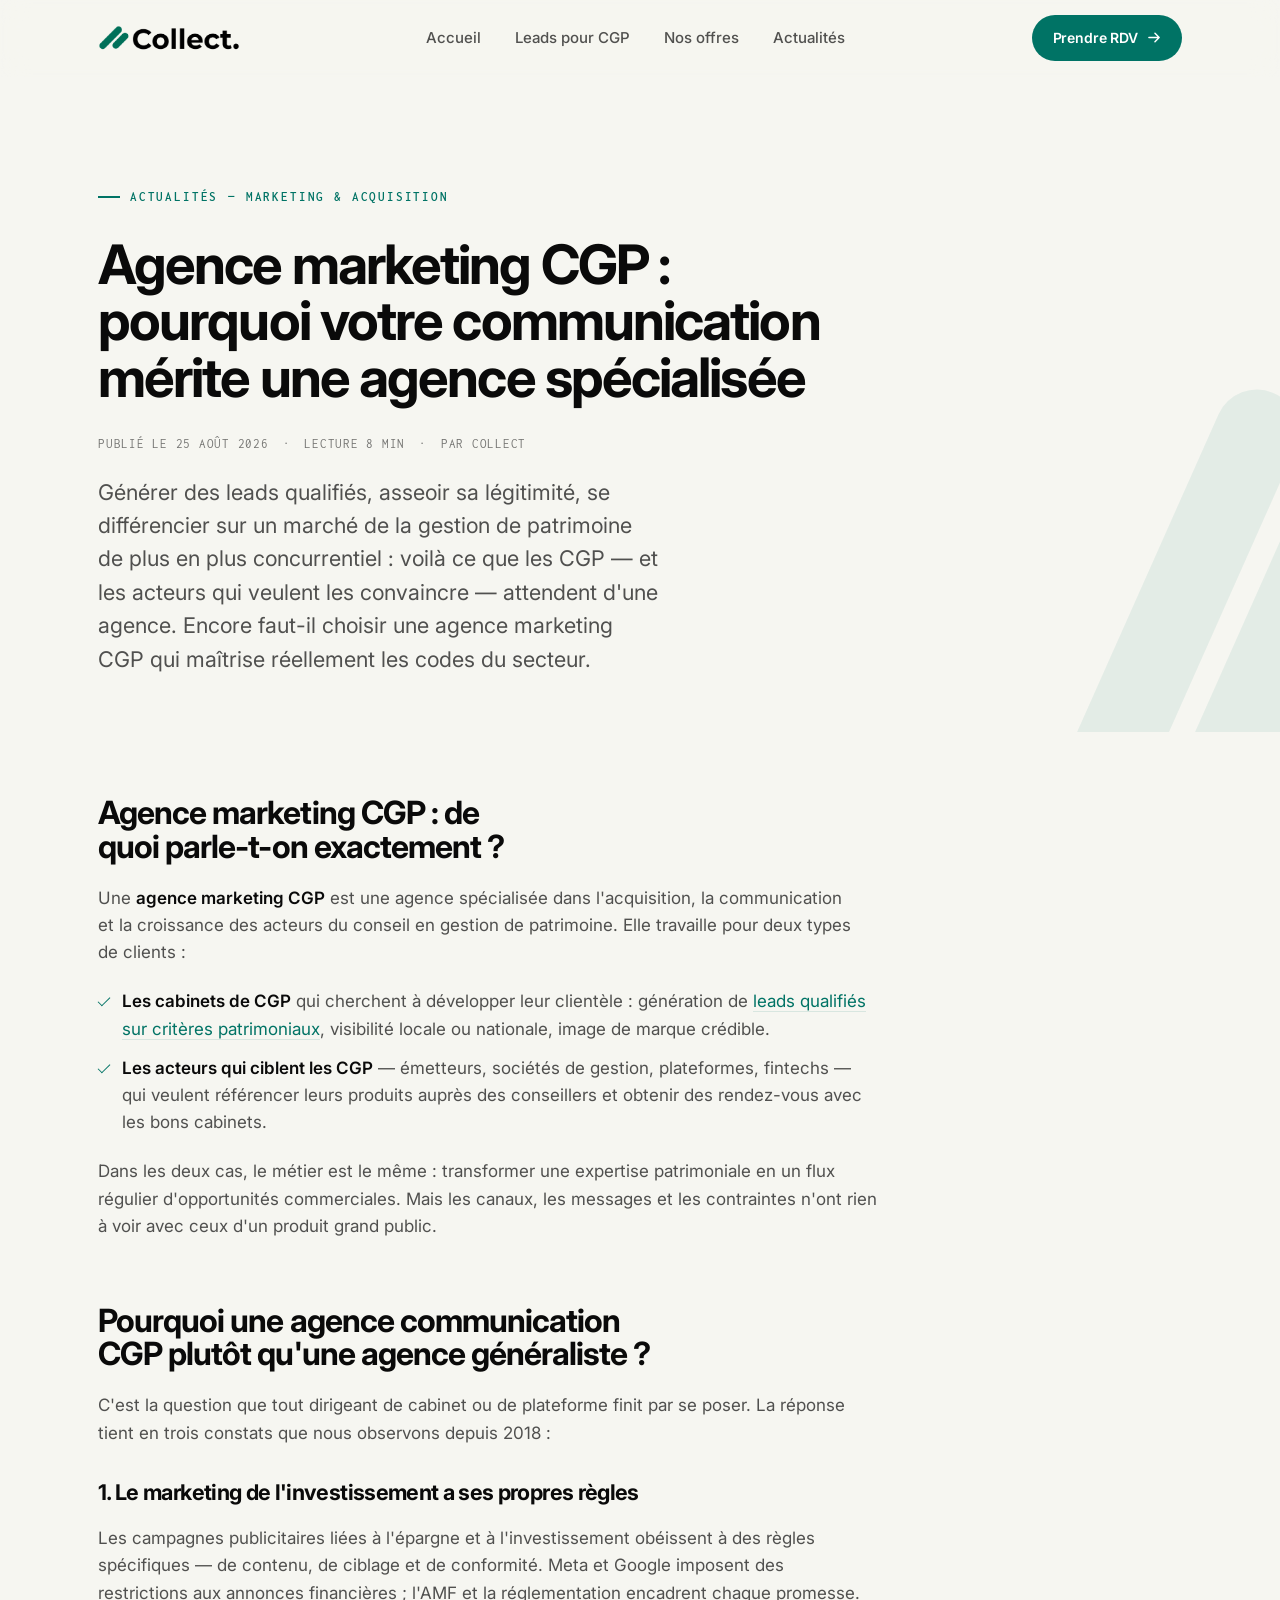
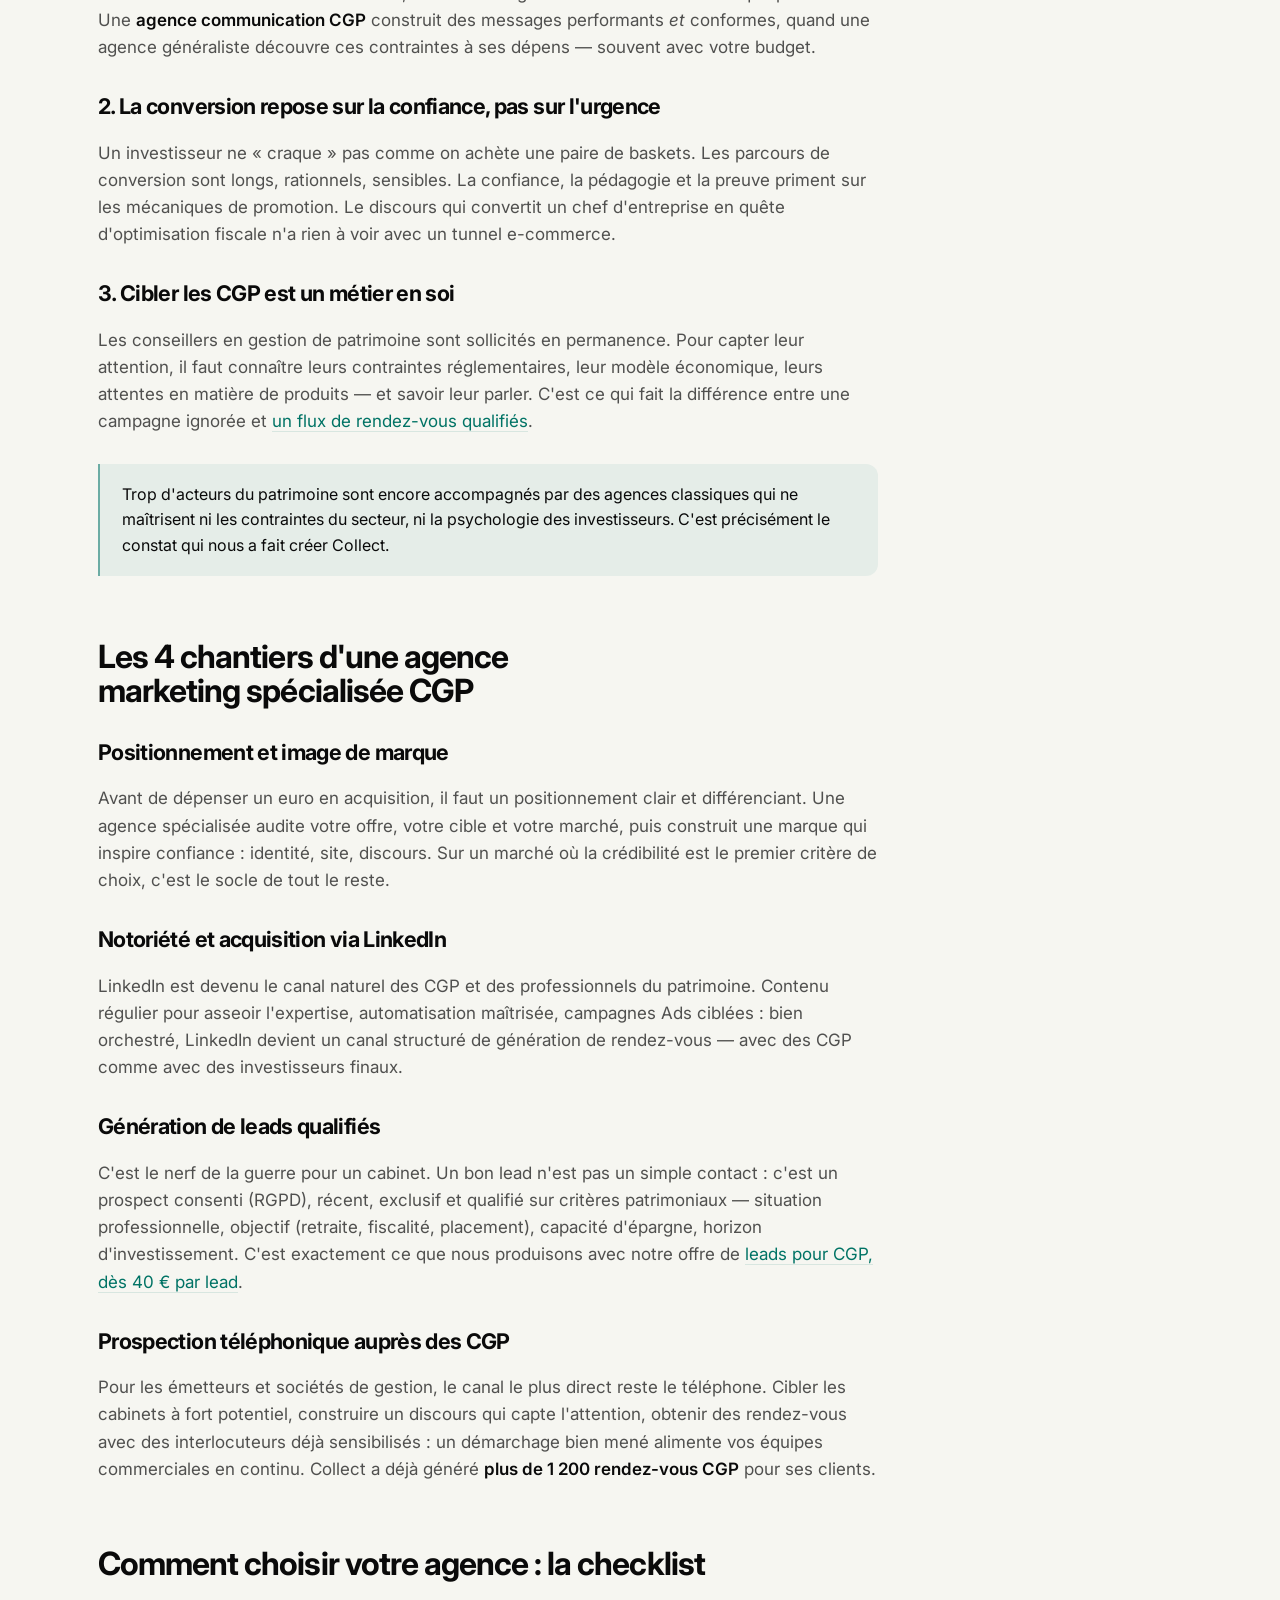
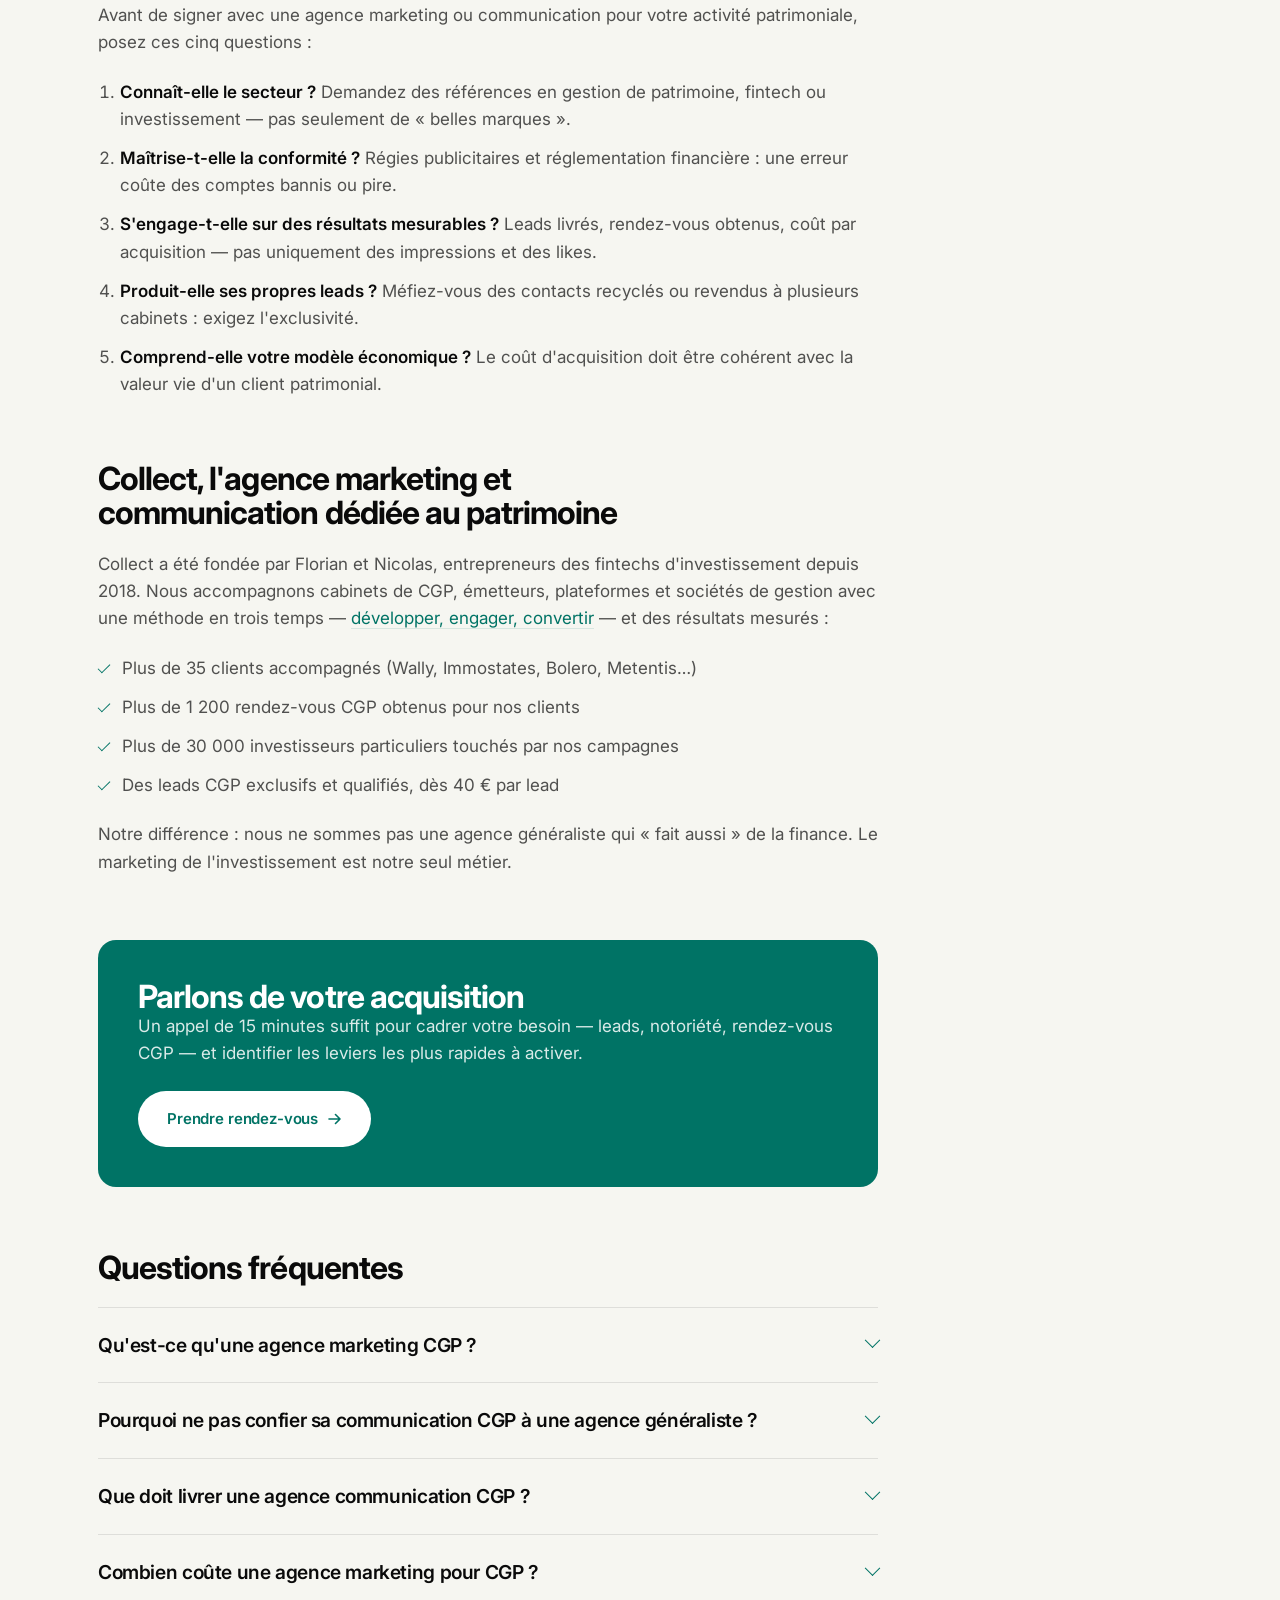
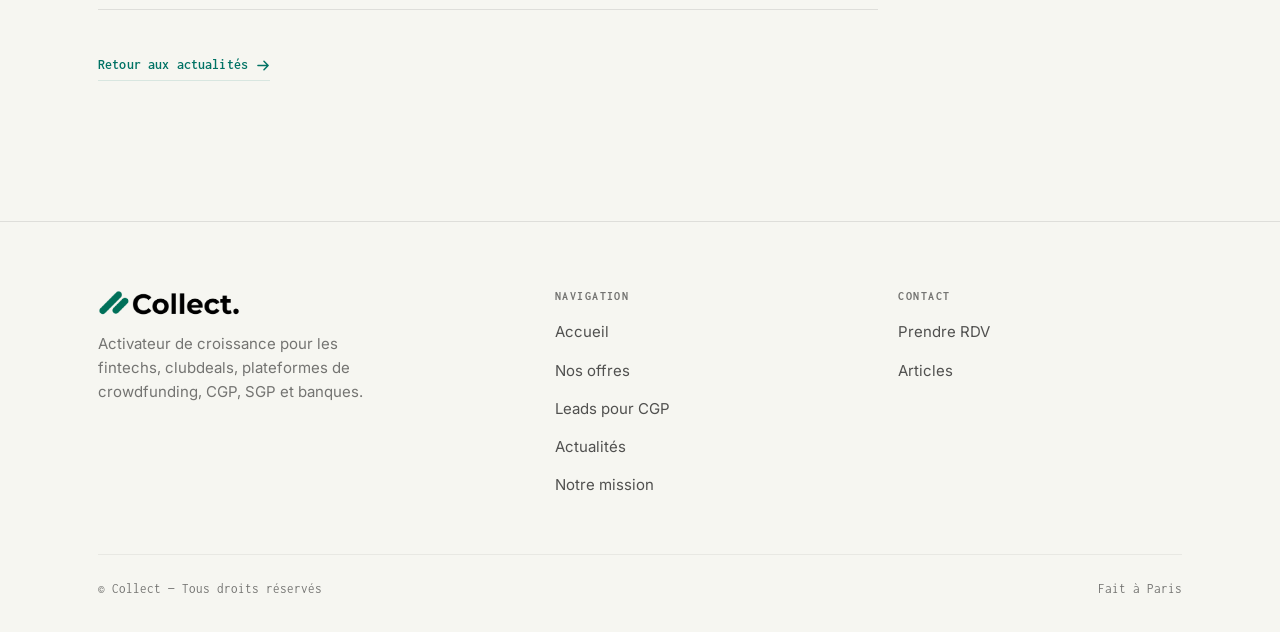
<file: agence-marketing-cgp.html>
<!DOCTYPE html>
<html lang="fr">
<head>
<meta charset="utf-8">
<meta name="viewport" content="width=device-width, initial-scale=1">
<title>Agence marketing CGP : le guide pour choisir votre agence de communication spécialisée | Collect</title>
<meta name="description" content="Agence marketing CGP ou agence communication CGP : ce qu'un spécialiste du patrimoine doit vraiment vous apporter — leads qualifiés, notoriété LinkedIn, positionnement — et comment bien la choisir.">
<link rel="icon" href="assets/img/favicon.svg" type="image/svg+xml">
<link rel="canonical" href="https://www.get-collect.io/agence-marketing-cgp.html">
<meta name="robots" content="index, follow">
<meta property="og:title" content="Agence marketing CGP : pourquoi votre communication mérite une agence spécialisée">
<meta property="og:description" content="Ce qu'une agence marketing et communication spécialisée CGP doit réellement vous apporter, et comment la choisir.">
<meta property="og:type" content="article">
<meta property="og:url" content="https://www.get-collect.io/agence-marketing-cgp.html">
<meta property="og:locale" content="fr_FR">
<meta property="article:published_time" content="2026-08-25">
<meta property="article:author" content="Collect">
<link rel="preconnect" href="https://fonts.googleapis.com">
<link rel="preconnect" href="https://fonts.gstatic.com" crossorigin>
<link href="https://fonts.googleapis.com/css2?family=Inconsolata:wght@400;600;700&family=Inter:wght@400;500;600;700&display=swap" rel="stylesheet">
<link rel="stylesheet" href="assets/css/style.css">
<script type="application/ld+json">
{
  "@context": "https://schema.org",
  "@graph": [
    {
      "@type": "Article",
      "headline": "Agence marketing CGP : pourquoi votre communication mérite une agence spécialisée",
      "description": "Ce qu'une agence marketing et communication spécialisée CGP doit réellement vous apporter — leads qualifiés, notoriété LinkedIn, positionnement — et comment bien la choisir.",
      "inLanguage": "fr-FR",
      "datePublished": "2026-08-25",
      "dateModified": "2026-08-25",
      "author": {
        "@type": "Organization",
        "name": "Collect",
        "url": "https://www.get-collect.io/"
      },
      "publisher": {
        "@type": "Organization",
        "name": "Collect",
        "url": "https://www.get-collect.io/"
      },
      "mainEntityOfPage": "https://www.get-collect.io/agence-marketing-cgp.html"
    },
    {
      "@type": "BreadcrumbList",
      "itemListElement": [
        { "@type": "ListItem", "position": 1, "name": "Accueil", "item": "https://www.get-collect.io/" },
        { "@type": "ListItem", "position": 2, "name": "Actualités", "item": "https://www.get-collect.io/actualites.html" },
        { "@type": "ListItem", "position": 3, "name": "Agence marketing CGP", "item": "https://www.get-collect.io/agence-marketing-cgp.html" }
      ]
    },
    {
      "@type": "FAQPage",
      "mainEntity": [
        {
          "@type": "Question",
          "name": "Qu'est-ce qu'une agence marketing CGP ?",
          "acceptedAnswer": {
            "@type": "Answer",
            "text": "Une agence marketing CGP est une agence spécialisée dans l'acquisition et la communication pour les conseillers en gestion de patrimoine et les acteurs qui les ciblent (émetteurs, plateformes, sociétés de gestion). Elle maîtrise les codes du secteur : réglementation, parcours de conversion longs, discours de confiance et critères patrimoniaux de qualification."
          }
        },
        {
          "@type": "Question",
          "name": "Pourquoi ne pas confier sa communication CGP à une agence généraliste ?",
          "acceptedAnswer": {
            "@type": "Answer",
            "text": "Le marketing de l'investissement n'obéit pas aux codes de l'e-commerce ou du SaaS : les régies publicitaires imposent des règles spécifiques aux produits financiers, la conformité encadre chaque message, et la conversion repose sur la confiance et la pédagogie plutôt que sur l'urgence. Une agence généraliste qui ne maîtrise ni ces contraintes ni la psychologie des investisseurs fait perdre du temps et du budget."
          }
        },
        {
          "@type": "Question",
          "name": "Que doit livrer une agence communication CGP ?",
          "acceptedAnswer": {
            "@type": "Answer",
            "text": "Des résultats mesurables : un positionnement différenciant, une marque crédible, une visibilité installée sur les bons canaux (LinkedIn, Ads, téléphone) et surtout un flux régulier de leads qualifiés ou de rendez-vous avec des CGP ou des investisseurs."
          }
        },
        {
          "@type": "Question",
          "name": "Combien coûte une agence marketing pour CGP ?",
          "acceptedAnswer": {
            "@type": "Answer",
            "text": "Tout dépend du levier activé. Chez Collect, les leads qualifiés pour CGP démarrent à 40 € par lead. Les accompagnements en stratégie, notoriété LinkedIn ou campagnes d'acquisition font l'objet d'un cadrage sur mesure, défini lors d'un premier appel de 15 minutes."
          }
        }
      ]
    }
  ]
}
</script>
</head>
<body>

<header class="site-header">
  <div class="shell">
    <nav class="nav" aria-label="Navigation principale">
      <a class="brand" href="index.html" aria-label="Collect, retour à l'accueil">
        <img src="assets/img/logo-collect.png" alt="Collect">
      </a>

      <ul class="nav-links" id="nav-links">
        <li><a href="index.html">Accueil</a></li>
        <li><a href="leads-cgp.html">Leads pour CGP</a></li>
        <li><a href="index.html#offres">Nos offres</a></li>
        <li><a href="actualites.html">Actualités</a></li>
      </ul>

      <a class="btn btn--sm" href="rendez-vous.html">
        Prendre RDV
        <svg class="arrow" width="13" height="13" viewBox="0 0 14 14" fill="none" aria-hidden="true"><path d="M1 7h11M7.5 2.5 12 7l-4.5 4.5" stroke="currentColor" stroke-width="1.6" stroke-linecap="round" stroke-linejoin="round"/></svg>
      </a>

      <button class="nav-toggle" type="button" aria-expanded="false" aria-controls="nav-links" aria-label="Ouvrir le menu">
        <span></span><span></span><span></span>
      </button>
    </nav>
  </div>
</header>

<main>

  <!-- ================= HERO ARTICLE ================= -->
  <section class="hero article-hero">
    <div class="slashes" aria-hidden="true"><i></i><i></i></div>
    <div class="shell">
      <div class="hero-inner">
        <p class="eyebrow"><a href="actualites.html">Actualités</a> — Marketing &amp; Acquisition</p>
        <h1>Agence marketing CGP&nbsp;: pourquoi votre communication mérite une agence spécialisée</h1>
        <p class="article-meta"><span>Publié le 25 août 2026</span><span>·</span><span>Lecture 8 min</span><span>·</span><span>Par Collect</span></p>
        <p class="lede">Générer des leads qualifiés, asseoir sa légitimité, se différencier sur un marché de la gestion de patrimoine de plus en plus concurrentiel&nbsp;: voilà ce que les CGP — et les acteurs qui veulent les convaincre — attendent d'une agence. Encore faut-il choisir une agence marketing CGP qui maîtrise réellement les codes du secteur.</p>
      </div>
    </div>
  </section>

  <!-- ================= CORPS ================= -->
  <section class="shell">
    <article class="article-body">

      <h2>Agence marketing CGP&nbsp;: de quoi parle-t-on exactement&nbsp;?</h2>
      <p>Une <strong>agence marketing CGP</strong> est une agence spécialisée dans l'acquisition, la communication et la croissance des acteurs du conseil en gestion de patrimoine. Elle travaille pour deux types de clients&nbsp;:</p>
      <ul>
        <li><strong>Les cabinets de CGP</strong> qui cherchent à développer leur clientèle&nbsp;: génération de <a href="leads-cgp.html">leads qualifiés sur critères patrimoniaux</a>, visibilité locale ou nationale, image de marque crédible.</li>
        <li><strong>Les acteurs qui ciblent les CGP</strong>&nbsp;— émetteurs, sociétés de gestion, plateformes, fintechs — qui veulent référencer leurs produits auprès des conseillers et obtenir des rendez-vous avec les bons cabinets.</li>
      </ul>
      <p>Dans les deux cas, le métier est le même&nbsp;: transformer une expertise patrimoniale en un flux régulier d'opportunités commerciales. Mais les canaux, les messages et les contraintes n'ont rien à voir avec ceux d'un produit grand public.</p>

      <h2>Pourquoi une agence communication CGP plutôt qu'une agence généraliste&nbsp;?</h2>
      <p>C'est la question que tout dirigeant de cabinet ou de plateforme finit par se poser. La réponse tient en trois constats que nous observons depuis 2018&nbsp;:</p>

      <h3>1. Le marketing de l'investissement a ses propres règles</h3>
      <p>Les campagnes publicitaires liées à l'épargne et à l'investissement obéissent à des règles spécifiques — de contenu, de ciblage et de conformité. Meta et Google imposent des restrictions aux annonces financières&nbsp;; l'AMF et la réglementation encadrent chaque promesse. Une <strong>agence communication CGP</strong> construit des messages performants <em>et</em> conformes, quand une agence généraliste découvre ces contraintes à ses dépens — souvent avec votre budget.</p>

      <h3>2. La conversion repose sur la confiance, pas sur l'urgence</h3>
      <p>Un investisseur ne « craque » pas comme on achète une paire de baskets. Les parcours de conversion sont longs, rationnels, sensibles. La confiance, la pédagogie et la preuve priment sur les mécaniques de promotion. Le discours qui convertit un chef d'entreprise en quête d'optimisation fiscale n'a rien à voir avec un tunnel e-commerce.</p>

      <h3>3. Cibler les CGP est un métier en soi</h3>
      <p>Les conseillers en gestion de patrimoine sont sollicités en permanence. Pour capter leur attention, il faut connaître leurs contraintes réglementaires, leur modèle économique, leurs attentes en matière de produits — et savoir leur parler. C'est ce qui fait la différence entre une campagne ignorée et <a href="index.html#offres">un flux de rendez-vous qualifiés</a>.</p>

      <blockquote>Trop d'acteurs du patrimoine sont encore accompagnés par des agences classiques qui ne maîtrisent ni les contraintes du secteur, ni la psychologie des investisseurs. C'est précisément le constat qui nous a fait créer Collect.</blockquote>

      <h2>Les 4 chantiers d'une agence marketing spécialisée CGP</h2>

      <h3>Positionnement et image de marque</h3>
      <p>Avant de dépenser un euro en acquisition, il faut un positionnement clair et différenciant. Une agence spécialisée audite votre offre, votre cible et votre marché, puis construit une marque qui inspire confiance&nbsp;: identité, site, discours. Sur un marché où la crédibilité est le premier critère de choix, c'est le socle de tout le reste.</p>

      <h3>Notoriété et acquisition via LinkedIn</h3>
      <p>LinkedIn est devenu le canal naturel des CGP et des professionnels du patrimoine. Contenu régulier pour asseoir l'expertise, automatisation maîtrisée, campagnes Ads ciblées&nbsp;: bien orchestré, LinkedIn devient un canal structuré de génération de rendez-vous — avec des CGP comme avec des investisseurs finaux.</p>

      <h3>Génération de leads qualifiés</h3>
      <p>C'est le nerf de la guerre pour un cabinet. Un bon lead n'est pas un simple contact&nbsp;: c'est un prospect consenti (RGPD), récent, exclusif et qualifié sur critères patrimoniaux — situation professionnelle, objectif (retraite, fiscalité, placement), capacité d'épargne, horizon d'investissement. C'est exactement ce que nous produisons avec notre offre de <a href="leads-cgp.html">leads pour CGP, dès 40&nbsp;€ par lead</a>.</p>

      <h3>Prospection téléphonique auprès des CGP</h3>
      <p>Pour les émetteurs et sociétés de gestion, le canal le plus direct reste le téléphone. Cibler les cabinets à fort potentiel, construire un discours qui capte l'attention, obtenir des rendez-vous avec des interlocuteurs déjà sensibilisés&nbsp;: un démarchage bien mené alimente vos équipes commerciales en continu. Collect a déjà généré <strong>plus de 1&nbsp;200 rendez-vous CGP</strong> pour ses clients.</p>

      <h2>Comment choisir votre agence&nbsp;: la checklist</h2>
      <p>Avant de signer avec une agence marketing ou communication pour votre activité patrimoniale, posez ces cinq questions&nbsp;:</p>
      <ol>
        <li><strong>Connaît-elle le secteur&nbsp;?</strong> Demandez des références en gestion de patrimoine, fintech ou investissement — pas seulement de « belles marques ».</li>
        <li><strong>Maîtrise-t-elle la conformité&nbsp;?</strong> Régies publicitaires et réglementation financière&nbsp;: une erreur coûte des comptes bannis ou pire.</li>
        <li><strong>S'engage-t-elle sur des résultats mesurables&nbsp;?</strong> Leads livrés, rendez-vous obtenus, coût par acquisition — pas uniquement des impressions et des likes.</li>
        <li><strong>Produit-elle ses propres leads&nbsp;?</strong> Méfiez-vous des contacts recyclés ou revendus à plusieurs cabinets&nbsp;: exigez l'exclusivité.</li>
        <li><strong>Comprend-elle votre modèle économique&nbsp;?</strong> Le coût d'acquisition doit être cohérent avec la valeur vie d'un client patrimonial.</li>
      </ol>

      <h2>Collect, l'agence marketing et communication dédiée au patrimoine</h2>
      <p>Collect a été fondée par Florian et Nicolas, entrepreneurs des fintechs d'investissement depuis 2018. Nous accompagnons cabinets de CGP, émetteurs, plateformes et sociétés de gestion avec une méthode en trois temps — <a href="index.html#methode">développer, engager, convertir</a> — et des résultats mesurés&nbsp;:</p>
      <ul>
        <li>Plus de 35 clients accompagnés (Wally, Immostates, Bolero, Metentis…)</li>
        <li>Plus de 1&nbsp;200 rendez-vous CGP obtenus pour nos clients</li>
        <li>Plus de 30&nbsp;000 investisseurs particuliers touchés par nos campagnes</li>
        <li>Des leads CGP exclusifs et qualifiés, dès 40&nbsp;€ par lead</li>
      </ul>
      <p>Notre différence&nbsp;: nous ne sommes pas une agence généraliste qui « fait aussi » de la finance. Le marketing de l'investissement est notre seul métier.</p>

      <div class="article-cta">
        <h2 class="h-section">Parlons de votre acquisition</h2>
        <p>Un appel de 15 minutes suffit pour cadrer votre besoin — leads, notoriété, rendez-vous CGP — et identifier les leviers les plus rapides à activer.</p>
        <div class="btn-row">
          <a class="btn btn--light" href="rendez-vous.html">
            Prendre rendez-vous
            <svg class="arrow" width="14" height="14" viewBox="0 0 14 14" fill="none" aria-hidden="true"><path d="M1 7h11M7.5 2.5 12 7l-4.5 4.5" stroke="currentColor" stroke-width="1.6" stroke-linecap="round" stroke-linejoin="round"/></svg>
          </a>
        </div>
      </div>

      <h2>Questions fréquentes</h2>
      <div class="faq">
        <details>
          <summary>Qu'est-ce qu'une agence marketing CGP&nbsp;?</summary>
          <p>Une agence spécialisée dans l'acquisition et la communication pour les conseillers en gestion de patrimoine et les acteurs qui les ciblent (émetteurs, plateformes, sociétés de gestion). Elle maîtrise les codes du secteur&nbsp;: réglementation, parcours de conversion longs, discours de confiance et qualification sur critères patrimoniaux.</p>
        </details>
        <details>
          <summary>Pourquoi ne pas confier sa communication CGP à une agence généraliste&nbsp;?</summary>
          <p>Parce que le marketing de l'investissement n'obéit pas aux codes de l'e-commerce ou du SaaS&nbsp;: régies publicitaires restrictives, conformité omniprésente, conversion fondée sur la confiance. Une agence qui ne maîtrise pas ces contraintes fait perdre du temps et du budget.</p>
        </details>
        <details>
          <summary>Que doit livrer une agence communication CGP&nbsp;?</summary>
          <p>Des résultats mesurables&nbsp;: un positionnement différenciant, une marque crédible, une visibilité installée sur les bons canaux (LinkedIn, Ads, téléphone) et surtout un flux régulier de leads qualifiés ou de rendez-vous.</p>
        </details>
        <details>
          <summary>Combien coûte une agence marketing pour CGP&nbsp;?</summary>
          <p>Tout dépend du levier activé. Chez Collect, les <a href="leads-cgp.html">leads qualifiés pour CGP</a> démarrent à 40&nbsp;€ par lead. Les accompagnements en stratégie, LinkedIn ou Ads font l'objet d'un cadrage sur mesure lors d'un <a href="rendez-vous.html">premier appel de 15 minutes</a>.</p>
        </details>
      </div>

      <p style="margin-top:40px">
        <a class="link-arrow" href="actualites.html">
          Retour aux actualités
          <svg class="arrow" width="13" height="13" viewBox="0 0 14 14" fill="none" aria-hidden="true"><path d="M1 7h11M7.5 2.5 12 7l-4.5 4.5" stroke="currentColor" stroke-width="1.6" stroke-linecap="round" stroke-linejoin="round"/></svg>
        </a>
      </p>

    </article>
  </section>

</main>

<footer class="site-footer">
  <div class="shell">
    <div class="footer-top">
      <div>
        <img src="assets/img/logo-collect.png" alt="Collect">
        <p class="tagline">Activateur de croissance pour les fintechs, clubdeals, plateformes de crowdfunding, CGP, SGP et banques.</p>
      </div>

      <div class="footer-col">
        <h3>Navigation</h3>
        <ul>
          <li><a href="index.html">Accueil</a></li>
          <li><a href="index.html#offres">Nos offres</a></li>
          <li><a href="leads-cgp.html">Leads pour CGP</a></li>
          <li><a href="actualites.html">Actualités</a></li>
          <li><a href="index.html#mission">Notre mission</a></li>
        </ul>
      </div>

      <div class="footer-col">
        <h3>Contact</h3>
        <ul>
          <li><a href="rendez-vous.html">Prendre RDV</a></li>
          <li><a href="actualites.html">Articles</a></li>
        </ul>
      </div>
    </div>

    <div class="footer-bottom">
      <span>© Collect — Tous droits réservés</span>
      <span>Fait à Paris</span>
    </div>
  </div>
</footer>

<script src="assets/js/main.js" defer></script>
</body>
</html>
</file>
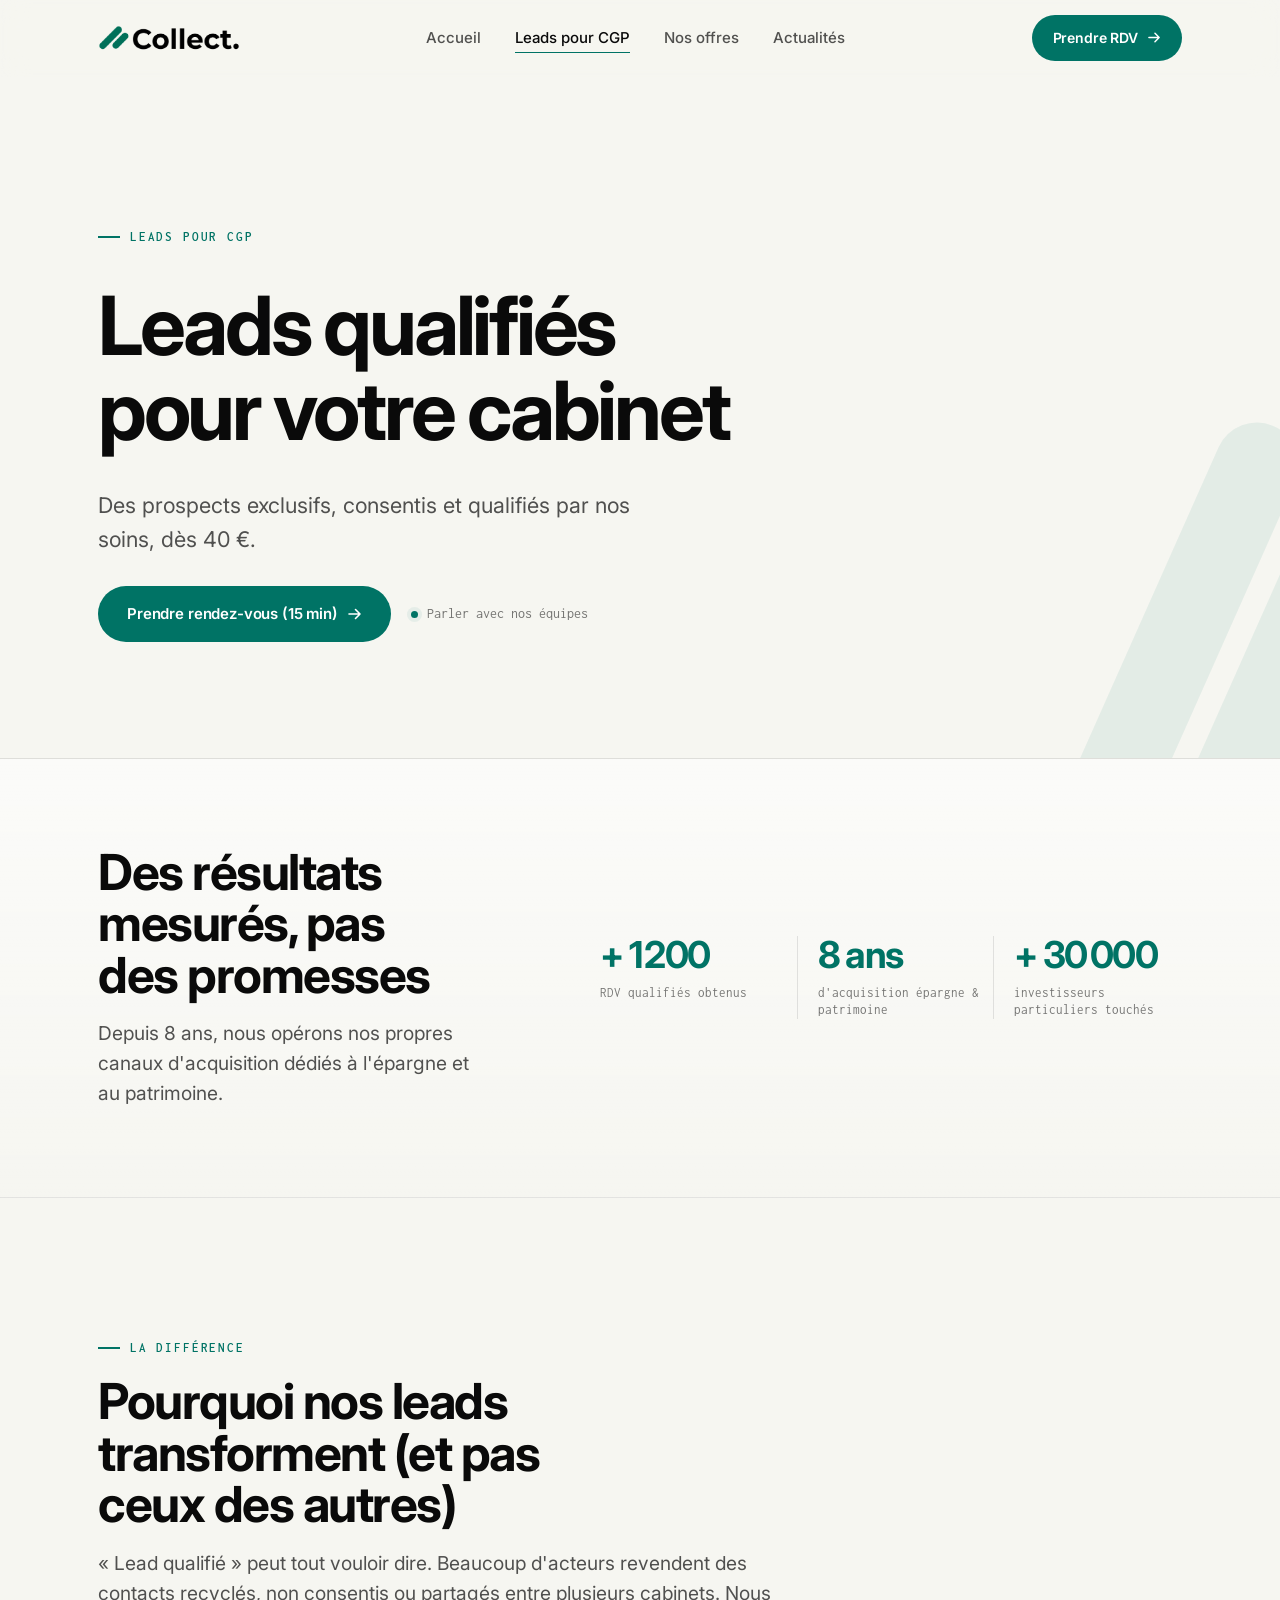
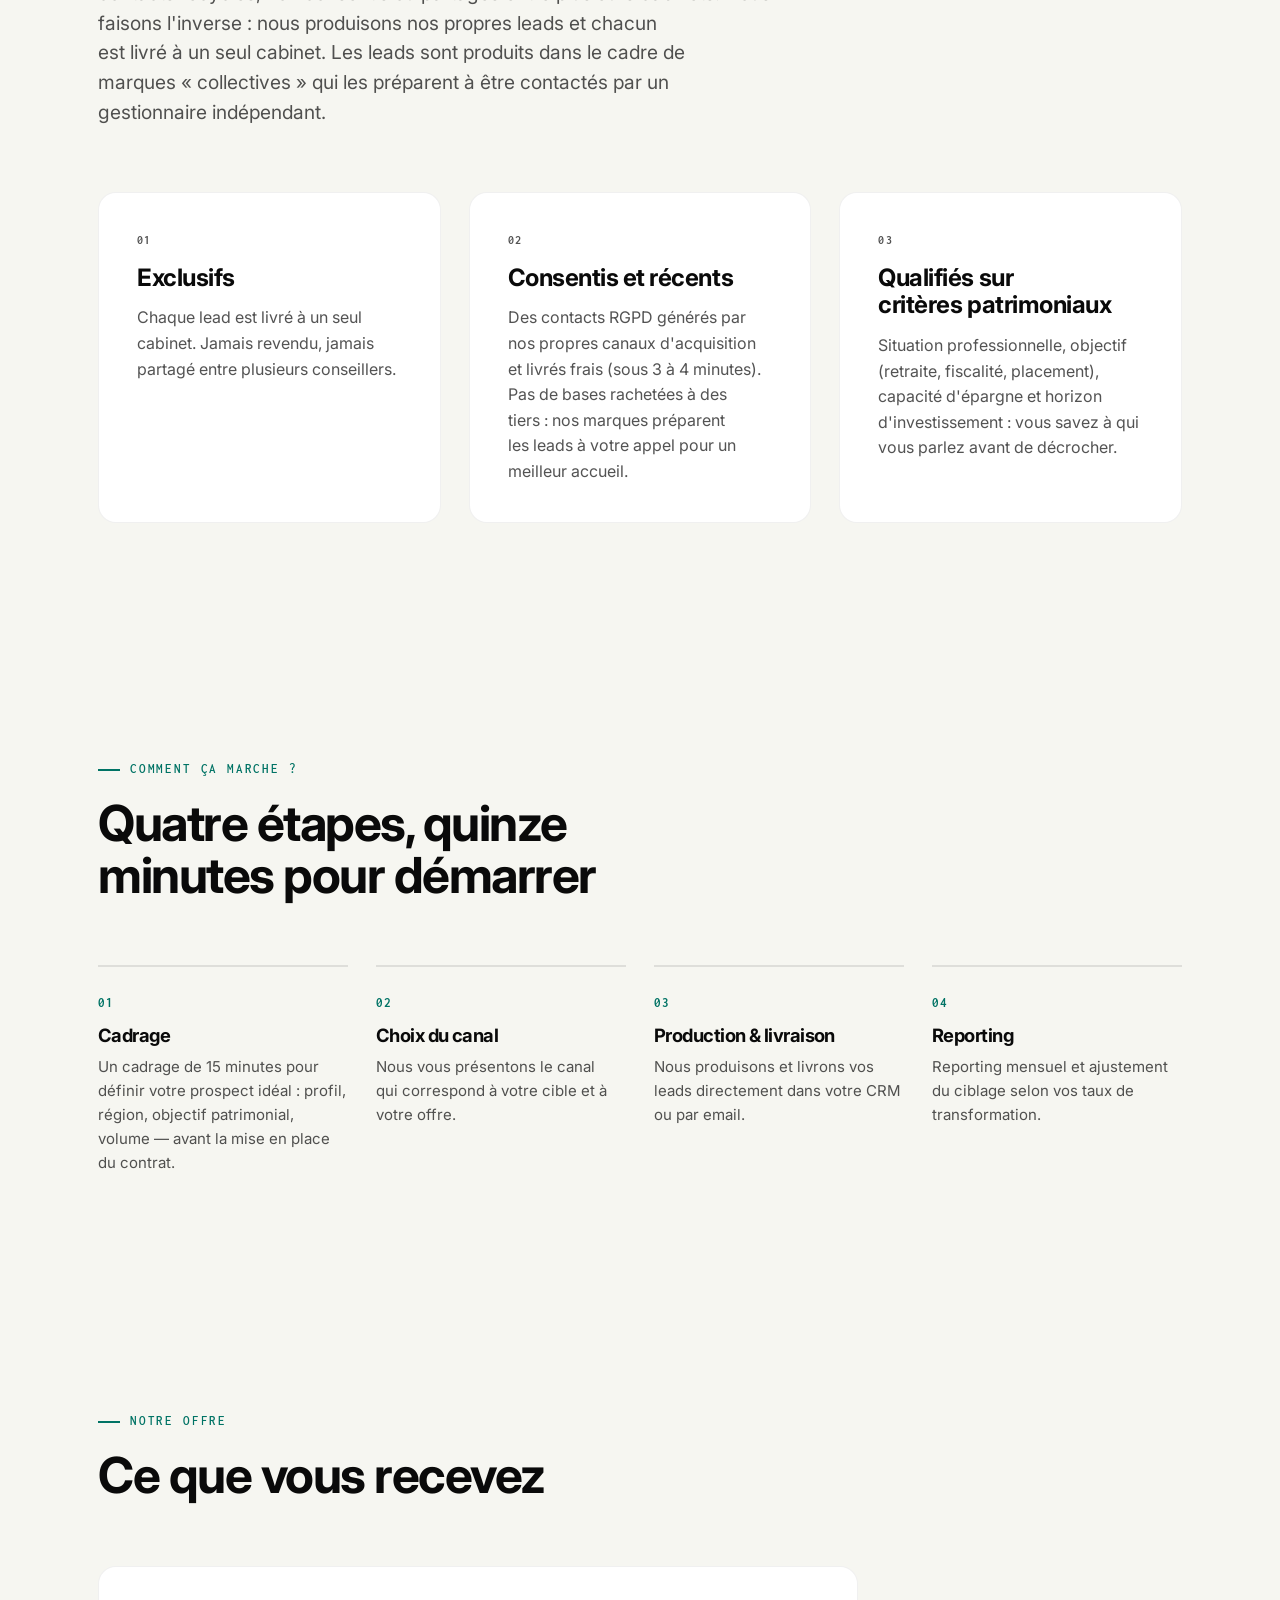
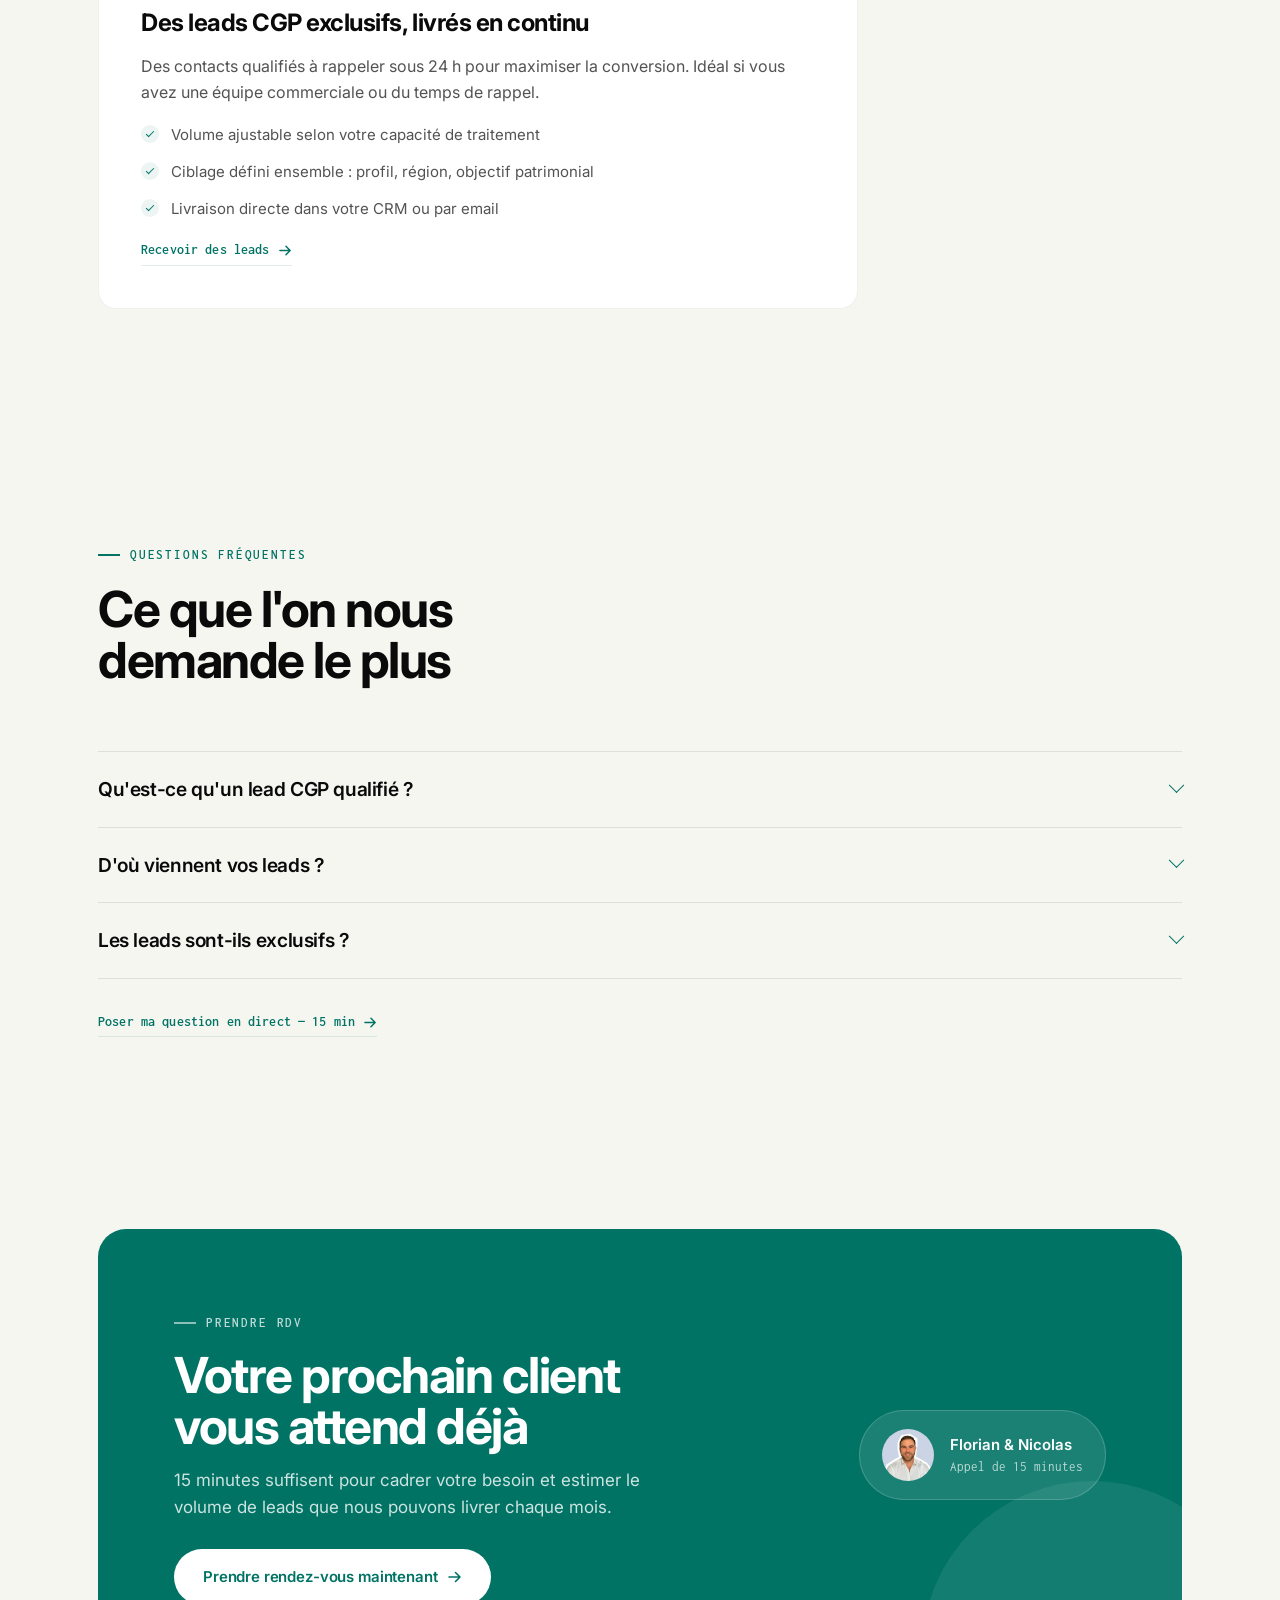
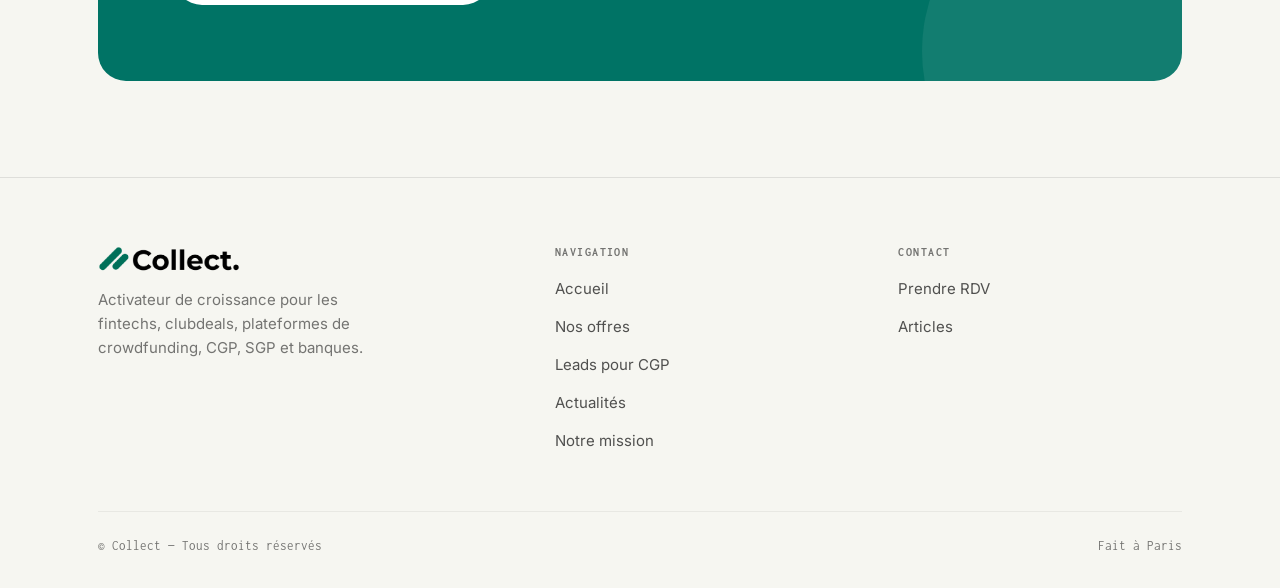
<file: leads-cgp.html>
<!DOCTYPE html>
<html lang="fr">
<head>
<meta charset="utf-8">
<meta name="viewport" content="width=device-width, initial-scale=1">
<title>Leads CGP exclusifs et qualifiés, dès 40 € | Collect</title>
<meta name="description" content="Des leads CGP exclusifs, consentis et qualifiés sur critères patrimoniaux, dès 40 €, livrés directement dans votre CRM.">
<link rel="icon" href="assets/img/favicon.svg" type="image/svg+xml">
<meta property="og:title" content="Leads CGP qualifiés | Collect">
<meta property="og:description" content="Des prospects exclusifs, consentis et qualifiés par nos soins, dès 40 €.">
<meta property="og:type" content="website">
<meta property="og:locale" content="fr_FR">
<link rel="preconnect" href="https://fonts.googleapis.com">
<link rel="preconnect" href="https://fonts.gstatic.com" crossorigin>
<link href="https://fonts.googleapis.com/css2?family=Inconsolata:wght@400;600;700&family=Inter:wght@400;500;600;700&display=swap" rel="stylesheet">
<link rel="stylesheet" href="assets/css/style.css">
</head>
<body>

<header class="site-header">
  <div class="shell">
    <nav class="nav" aria-label="Navigation principale">
      <a class="brand" href="index.html" aria-label="Collect, retour à l'accueil">
        <img src="assets/img/logo-collect.png" alt="Collect">
      </a>

      <ul class="nav-links" id="nav-links">
        <li><a href="index.html">Accueil</a></li>
        <li><a href="leads-cgp.html" aria-current="page">Leads pour CGP</a></li>
        <li><a href="index.html#offres">Nos offres</a></li>
        <li><a href="actualites.html">Actualités</a></li>
      </ul>

      <a class="btn btn--sm" href="rendez-vous.html">
        Prendre RDV
        <svg class="arrow" width="13" height="13" viewBox="0 0 14 14" fill="none" aria-hidden="true"><path d="M1 7h11M7.5 2.5 12 7l-4.5 4.5" stroke="currentColor" stroke-width="1.6" stroke-linecap="round" stroke-linejoin="round"/></svg>
      </a>

      <button class="nav-toggle" type="button" aria-expanded="false" aria-controls="nav-links" aria-label="Ouvrir le menu">
        <span></span><span></span><span></span>
      </button>
    </nav>
  </div>
</header>

<main>

  <!-- ================= HERO ================= -->
  <section class="hero">
    <div class="slashes" aria-hidden="true"><i></i><i></i></div>
    <div class="shell">
      <div class="hero-inner">
        <p class="eyebrow">Leads pour CGP</p>
        <h1 class="h-display">Leads qualifiés pour votre cabinet</h1>
        <p class="lede">Des prospects exclusifs, consentis et qualifiés par nos soins, dès 40&nbsp;€.</p>
        <div class="btn-row">
          <a class="btn" href="rendez-vous.html">
            Prendre rendez-vous (15 min)
            <svg class="arrow" width="14" height="14" viewBox="0 0 14 14" fill="none" aria-hidden="true"><path d="M1 7h11M7.5 2.5 12 7l-4.5 4.5" stroke="currentColor" stroke-width="1.6" stroke-linecap="round" stroke-linejoin="round"/></svg>
          </a>
          <span class="hero-note"><span class="dot"></span>Parler avec nos équipes</span>
        </div>
      </div>
    </div>
  </section>

  <!-- ================= STATS ================= -->
  <section class="stats-band">
    <div class="shell">
      <div class="stats-layout">
        <div class="section-head reveal" style="margin-bottom:0">
          <h2 class="h-section">Des résultats mesurés, pas des promesses</h2>
          <p class="lede">Depuis 8 ans, nous opérons nos propres canaux d'acquisition dédiés à l'épargne et au patrimoine.</p>
        </div>

        <div class="stats-grid reveal">
          <div class="stat">
            <div class="stat-num">+&nbsp;1&#8239;200</div>
            <div class="stat-label">RDV qualifiés obtenus</div>
          </div>
          <div class="stat">
            <div class="stat-num">8 ans</div>
            <div class="stat-label">d'acquisition épargne &amp; patrimoine</div>
          </div>
          <div class="stat">
            <div class="stat-num">+&nbsp;30&#8239;000</div>
            <div class="stat-label">investisseurs particuliers touchés</div>
          </div>
        </div>
      </div>
    </div>
  </section>

  <!-- ================= DIFFÉRENCIATION ================= -->
  <section class="section">
    <div class="shell">
      <div class="section-head reveal">
        <p class="eyebrow">La différence</p>
        <h2 class="h-section">Pourquoi nos leads transforment (et pas ceux des autres)</h2>
        <p class="lede">«&nbsp;Lead qualifié&nbsp;» peut tout vouloir dire. Beaucoup d'acteurs revendent des contacts recyclés, non consentis ou partagés entre plusieurs cabinets. Nous faisons l'inverse&nbsp;: nous produisons nos propres leads et chacun est livré à un seul cabinet. Les leads sont produits dans le cadre de marques «&nbsp;collectives&nbsp;» qui les préparent à être contactés par un gestionnaire indépendant.</p>
      </div>

      <div class="pillars">
        <article class="pillar reveal">
          <p class="step-num">01</p>
          <h3 class="h-card">Exclusifs</h3>
          <p>Chaque lead est livré à un seul cabinet. Jamais revendu, jamais partagé entre plusieurs conseillers.</p>
        </article>

        <article class="pillar reveal">
          <p class="step-num">02</p>
          <h3 class="h-card">Consentis et récents</h3>
          <p>Des contacts RGPD générés par nos propres canaux d'acquisition et livrés frais (sous 3 à 4 minutes). Pas de bases rachetées à des tiers&nbsp;: nos marques préparent les leads à votre appel pour un meilleur accueil.</p>
        </article>

        <article class="pillar reveal">
          <p class="step-num">03</p>
          <h3 class="h-card">Qualifiés sur critères patrimoniaux</h3>
          <p>Situation professionnelle, objectif (retraite, fiscalité, placement), capacité d'épargne et horizon d'investissement&nbsp;: vous savez à qui vous parlez avant de décrocher.</p>
        </article>
      </div>
    </div>
  </section>

  <!-- ================= PROCESS ================= -->
  <section class="section section--tight">
    <div class="shell">
      <div class="section-head reveal">
        <p class="eyebrow">Comment ça marche&nbsp;?</p>
        <h2 class="h-section">Quatre étapes, quinze minutes pour démarrer</h2>
      </div>

      <div class="process">
        <div class="process-step reveal">
          <h3>Cadrage</h3>
          <p>Un cadrage de 15 minutes pour définir votre prospect idéal&nbsp;: profil, région, objectif patrimonial, volume — avant la mise en place du contrat.</p>
        </div>
        <div class="process-step reveal">
          <h3>Choix du canal</h3>
          <p>Nous vous présentons le canal qui correspond à votre cible et à votre offre.</p>
        </div>
        <div class="process-step reveal">
          <h3>Production &amp; livraison</h3>
          <p>Nous produisons et livrons vos leads directement dans votre CRM ou par email.</p>
        </div>
        <div class="process-step reveal">
          <h3>Reporting</h3>
          <p>Reporting mensuel et ajustement du ciblage selon vos taux de transformation.</p>
        </div>
      </div>
    </div>
  </section>

  <!-- ================= FORMULES ================= -->
  <section class="section">
    <div class="shell">
      <div class="section-head reveal">
        <p class="eyebrow">Notre offre</p>
        <h2 class="h-section">Ce que vous recevez</h2>
      </div>

      <div class="solo">
        <article class="offer reveal">
          <h3 class="h-card">Des leads CGP exclusifs, livrés en continu</h3>
          <p>Des contacts qualifiés à rappeler sous 24&nbsp;h pour maximiser la conversion. Idéal si vous avez une équipe commerciale ou du temps de rappel.</p>
          <ul class="check-list">
            <li>Volume ajustable selon votre capacité de traitement</li>
            <li>Ciblage défini ensemble&nbsp;: profil, région, objectif patrimonial</li>
            <li>Livraison directe dans votre CRM ou par email</li>
          </ul>
          <a class="link-arrow" href="rendez-vous.html">
            Recevoir des leads
            <svg class="arrow" width="13" height="13" viewBox="0 0 14 14" fill="none" aria-hidden="true"><path d="M1 7h11M7.5 2.5 12 7l-4.5 4.5" stroke="currentColor" stroke-width="1.6" stroke-linecap="round" stroke-linejoin="round"/></svg>
          </a>
        </article>

      </div>
    </div>
  </section>

  <!-- ================= FAQ ================= -->
  <section class="section section--tight" id="faq">
    <div class="shell">
      <div class="section-head reveal">
        <p class="eyebrow">Questions fréquentes</p>
        <h2 class="h-section">Ce que l'on nous demande le plus</h2>
      </div>

      <div class="faq reveal">
        <details>
          <summary>Qu'est-ce qu'un lead CGP qualifié&nbsp;?</summary>
          <p>Un contact consenti (RGPD), récent et filtré selon des critères patrimoniaux&nbsp;: situation professionnelle, objectif (retraite, fiscalité, placement), capacité d'épargne et horizon d'investissement. Un lead qualifié attend votre appel.</p>
        </details>

        <details>
          <summary>D'où viennent vos leads&nbsp;?</summary>
          <p>Nous opérons nos propres canaux d'acquisition dédiés à l'épargne et au patrimoine depuis 8 ans&nbsp;: contenus pédagogiques, campagnes ciblées et formulaires de qualification. Aucun lead recyclé ni racheté à des tiers.</p>
        </details>

        <details>
          <summary>Les leads sont-ils exclusifs&nbsp;?</summary>
          <p>Oui. Chaque lead est livré à un seul cabinet. Nous ne revendons jamais un même contact à plusieurs conseillers.</p>
        </details>
      </div>

      <div class="btn-row" style="margin-top:32px">
        <a class="link-arrow" href="rendez-vous.html">
          Poser ma question en direct — 15 min
          <svg class="arrow" width="13" height="13" viewBox="0 0 14 14" fill="none" aria-hidden="true"><path d="M1 7h11M7.5 2.5 12 7l-4.5 4.5" stroke="currentColor" stroke-width="1.6" stroke-linecap="round" stroke-linejoin="round"/></svg>
        </a>
      </div>
    </div>
  </section>

  <!-- ================= CTA ================= -->
  <section class="section section--tight">
    <div class="shell">
      <div class="cta reveal">
        <div class="cta-inner">
          <div>
            <p class="eyebrow">Prendre RDV</p>
            <h2 class="h-section">Votre prochain client vous attend déjà</h2>
            <p>15 minutes suffisent pour cadrer votre besoin et estimer le volume de leads que nous pouvons livrer chaque mois.</p>
            <div class="btn-row">
              <a class="btn btn--light" href="rendez-vous.html">
                Prendre rendez-vous maintenant
                <svg class="arrow" width="14" height="14" viewBox="0 0 14 14" fill="none" aria-hidden="true"><path d="M1 7h11M7.5 2.5 12 7l-4.5 4.5" stroke="currentColor" stroke-width="1.6" stroke-linecap="round" stroke-linejoin="round"/></svg>
              </a>
            </div>
          </div>

          <div class="cta-card">
            <img src="assets/img/florian.jpeg" alt="Prendre rendez-vous avec l'équipe Collect" loading="lazy">
            <div>
              <div class="who">Florian &amp; Nicolas</div>
              <div class="what">Appel de 15 minutes</div>
            </div>
          </div>
        </div>
      </div>
    </div>
  </section>

</main>

<footer class="site-footer">
  <div class="shell">
    <div class="footer-top">
      <div>
        <img src="assets/img/logo-collect.png" alt="Collect">
        <p class="tagline">Activateur de croissance pour les fintechs, clubdeals, plateformes de crowdfunding, CGP, SGP et banques.</p>
      </div>

      <div class="footer-col">
        <h3>Navigation</h3>
        <ul>
          <li><a href="index.html">Accueil</a></li>
          <li><a href="index.html#offres">Nos offres</a></li>
          <li><a href="leads-cgp.html">Leads pour CGP</a></li>
          <li><a href="actualites.html">Actualités</a></li>
          <li><a href="index.html#mission">Notre mission</a></li>
        </ul>
      </div>

      <div class="footer-col">
        <h3>Contact</h3>
        <ul>
          <li><a href="rendez-vous.html">Prendre RDV</a></li>
          <li><a href="actualites.html">Articles</a></li>
        </ul>
      </div>
    </div>

    <div class="footer-bottom">
      <span>© Collect — Tous droits réservés</span>
      <span>Fait à Paris</span>
    </div>
  </div>
</footer>

<script src="assets/js/main.js" defer></script>
</body>
</html>
</file>
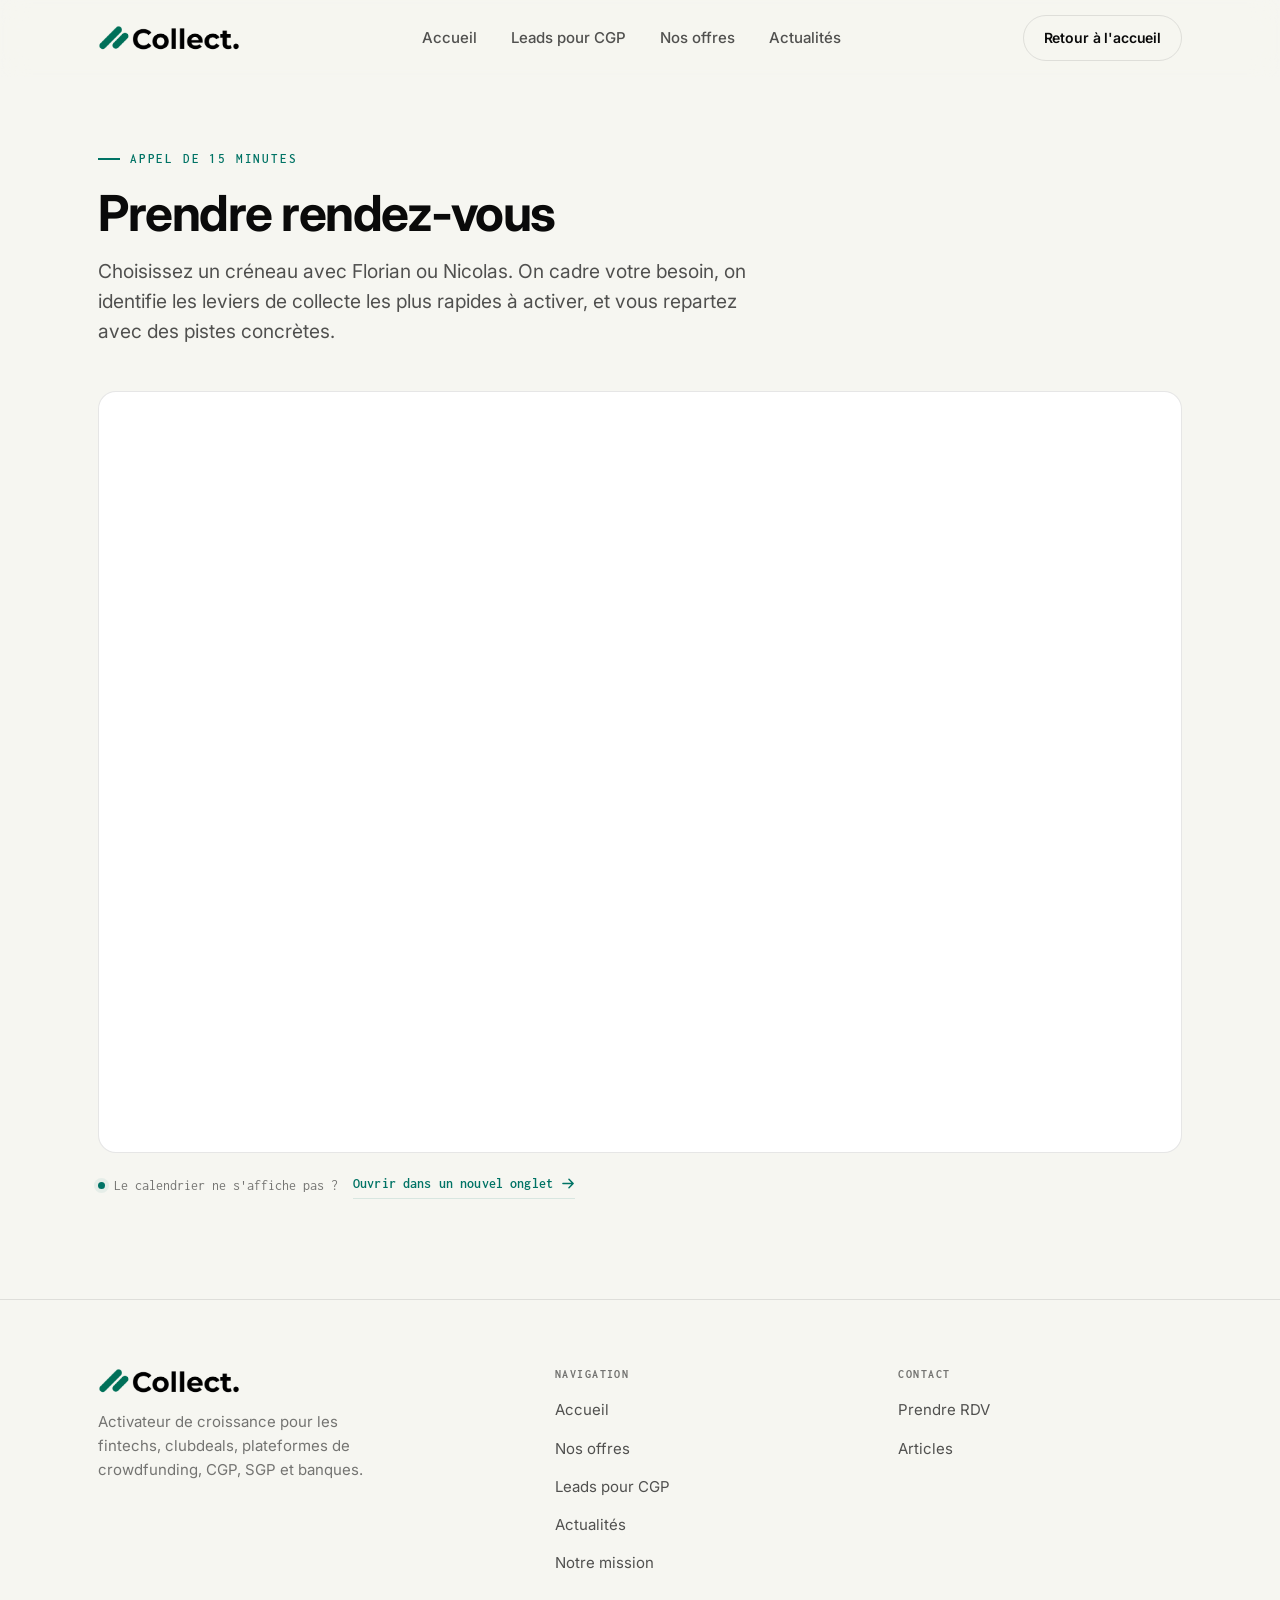
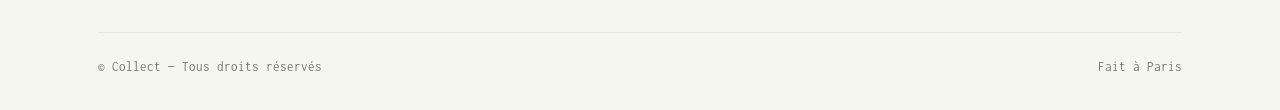
<file: rendez-vous.html>
<!DOCTYPE html>
<html lang="fr">
<head>
<meta charset="utf-8">
<meta name="viewport" content="width=device-width, initial-scale=1">
<title>Prendre rendez-vous | Collect</title>
<meta name="description" content="Réservez un appel de 15 minutes avec l'équipe Collect pour cadrer votre besoin et identifier vos leviers de collecte.">
<link rel="icon" href="assets/img/favicon.svg" type="image/svg+xml">
<meta name="robots" content="index, follow">
<meta property="og:title" content="Prendre rendez-vous | Collect">
<meta property="og:description" content="Un appel de 15 minutes avec Florian et Nicolas.">
<meta property="og:type" content="website">
<meta property="og:locale" content="fr_FR">
<link rel="preconnect" href="https://fonts.googleapis.com">
<link rel="preconnect" href="https://fonts.gstatic.com" crossorigin>
<link href="https://fonts.googleapis.com/css2?family=Inconsolata:wght@400;600;700&family=Inter:wght@400;500;600;700&display=swap" rel="stylesheet">
<link rel="stylesheet" href="assets/css/style.css">
</head>
<body>

<header class="site-header">
  <div class="shell">
    <nav class="nav" aria-label="Navigation principale">
      <a class="brand" href="index.html" aria-label="Collect, retour à l'accueil">
        <img src="assets/img/logo-collect.png" alt="Collect">
      </a>

      <ul class="nav-links" id="nav-links">
        <li><a href="index.html">Accueil</a></li>
        <li><a href="leads-cgp.html">Leads pour CGP</a></li>
        <li><a href="index.html#offres">Nos offres</a></li>
        <li><a href="actualites.html">Actualités</a></li>
      </ul>

      <a class="btn btn--sm btn--ghost" href="index.html">
        Retour à l'accueil
      </a>

      <button class="nav-toggle" type="button" aria-expanded="false" aria-controls="nav-links" aria-label="Ouvrir le menu">
        <span></span><span></span><span></span>
      </button>
    </nav>
  </div>
</header>

<main>
  <section class="booking">
    <div class="shell">
      <div class="section-head" style="margin-bottom:0">
        <p class="eyebrow">Appel de 15 minutes</p>
        <h1 class="h-section">Prendre rendez-vous</h1>
        <p class="lede">Choisissez un créneau avec Florian ou Nicolas. On cadre votre besoin, on identifie les leviers de collecte les plus rapides à activer, et vous repartez avec des pistes concrètes.</p>
      </div>

      <div class="booking-frame">
        <iframe
          src="https://appt.link/meet-with-collect-f2CqiALZ/phone-call?mode=inline"
          title="Réserver un appel avec l'équipe Collect"
          loading="lazy"
          allow="camera; microphone; fullscreen; clipboard-write"></iframe>
      </div>

      <p class="hero-note" style="margin-top:20px">
        <span class="dot"></span>
        Le calendrier ne s'affiche pas&nbsp;?
        <a class="link-arrow" style="margin-left:6px" href="https://appt.link/meet-with-collect-f2CqiALZ/phone-call" target="_blank" rel="noopener">
          Ouvrir dans un nouvel onglet
          <svg class="arrow" width="13" height="13" viewBox="0 0 14 14" fill="none" aria-hidden="true"><path d="M1 7h11M7.5 2.5 12 7l-4.5 4.5" stroke="currentColor" stroke-width="1.6" stroke-linecap="round" stroke-linejoin="round"/></svg>
        </a>
      </p>
    </div>
  </section>
</main>

<footer class="site-footer">
  <div class="shell">
    <div class="footer-top">
      <div>
        <img src="assets/img/logo-collect.png" alt="Collect">
        <p class="tagline">Activateur de croissance pour les fintechs, clubdeals, plateformes de crowdfunding, CGP, SGP et banques.</p>
      </div>

      <div class="footer-col">
        <h3>Navigation</h3>
        <ul>
          <li><a href="index.html">Accueil</a></li>
          <li><a href="index.html#offres">Nos offres</a></li>
          <li><a href="leads-cgp.html">Leads pour CGP</a></li>
          <li><a href="actualites.html">Actualités</a></li>
          <li><a href="index.html#mission">Notre mission</a></li>
        </ul>
      </div>

      <div class="footer-col">
        <h3>Contact</h3>
        <ul>
          <li><a href="rendez-vous.html">Prendre RDV</a></li>
          <li><a href="actualites.html">Articles</a></li>
        </ul>
      </div>
    </div>

    <div class="footer-bottom">
      <span>© Collect — Tous droits réservés</span>
      <span>Fait à Paris</span>
    </div>
  </div>
</footer>

<script src="assets/js/main.js" defer></script>
</body>
</html>
</file>
<file: assets/css/style.css>
/* ==========================================================================
   Collect - Design system
   Palette d'origine : creme #F6F6F1 / vert #007365 / vert clair #6CACA4
   ========================================================================== */

:root {
  --cream: #f6f6f1;
  --paper: #ffffff;
  --ink: #0a0a0a;
  --ink-70: rgba(10, 10, 10, 0.7);
  --ink-55: rgba(10, 10, 10, 0.55);
  --green: #007365;
  --green-dark: #00594e;
  --green-soft: #6caca4;
  --tint: rgba(108, 172, 164, 0.12);
  --tint-strong: rgba(108, 172, 164, 0.22);
  --line: rgba(10, 10, 10, 0.1);
  --line-soft: rgba(10, 10, 10, 0.06);

  --sans: "Inter", -apple-system, BlinkMacSystemFont, "Segoe UI", Roboto, sans-serif;
  --mono: "Inconsolata", ui-monospace, "SF Mono", Menlo, monospace;

  --radius: 18px;
  --radius-sm: 12px;
  --shell: 1180px;
  --gutter: clamp(20px, 5vw, 48px);
  --section: clamp(72px, 11vw, 140px);

  --ease: cubic-bezier(0.22, 1, 0.36, 1);
}

/* ---------- Base ---------- */

*,
*::before,
*::after { box-sizing: border-box; }

html {
  -webkit-text-size-adjust: 100%;
  scroll-behavior: smooth;
  scroll-padding-top: 96px;
}

body {
  margin: 0;
  background: var(--cream);
  color: var(--ink);
  font-family: var(--sans);
  font-size: 17px;
  line-height: 1.6;
  font-feature-settings: "kern", "liga", "calt";
  -webkit-font-smoothing: antialiased;
  -moz-osx-font-smoothing: grayscale;
}

img { max-width: 100%; height: auto; display: block; }

a { color: inherit; text-decoration: none; }

h1, h2, h3, h4 {
  margin: 0;
  font-weight: 700;
  letter-spacing: -0.03em;
  line-height: 1.04;
  text-wrap: balance;
}

p { margin: 0; text-wrap: pretty; }

ul { margin: 0; padding: 0; list-style: none; }

::selection { background: var(--green); color: #fff; }

:focus-visible {
  outline: 2px solid var(--green);
  outline-offset: 3px;
  border-radius: 4px;
}

/* ---------- Layout ---------- */

.shell {
  width: 100%;
  max-width: var(--shell);
  margin-inline: auto;
  padding-inline: var(--gutter);
}

.section { padding-block: var(--section); }
.section--tight { padding-block: clamp(56px, 8vw, 96px); }

.section-head {
  display: flex;
  flex-direction: column;
  gap: 18px;
  max-width: 680px;
  margin-bottom: clamp(40px, 6vw, 64px);
}

.eyebrow {
  display: inline-flex;
  align-items: center;
  gap: 10px;
  font-family: var(--mono);
  font-size: 13px;
  font-weight: 600;
  letter-spacing: 0.14em;
  text-transform: uppercase;
  color: var(--green);
  margin: 0;
}

.eyebrow::before {
  content: "";
  width: 22px;
  height: 2px;
  background: var(--green);
  flex: none;
}

.h-display { font-size: clamp(2.9rem, 6.4vw, 5.1rem); letter-spacing: -0.04em; }
.h-section { font-size: clamp(2rem, 4vw, 3.1rem); }
.h-card    { font-size: clamp(1.25rem, 2vw, 1.5rem); letter-spacing: -0.02em; line-height: 1.15; }

.lede {
  font-size: clamp(1.05rem, 1.5vw, 1.25rem);
  line-height: 1.55;
  color: var(--ink-70);
}

.muted { color: var(--ink-55); }

.rule { height: 1px; background: var(--line); border: 0; margin: 0; }

/* ---------- Boutons ---------- */

.btn {
  --btn-bg: var(--green);
  --btn-fg: #fff;
  display: inline-flex;
  align-items: center;
  justify-content: center;
  gap: 10px;
  padding: 15px 28px;
  border: 1px solid transparent;
  border-radius: 999px;
  background: var(--btn-bg);
  color: var(--btn-fg);
  font-size: 15px;
  font-weight: 600;
  letter-spacing: -0.01em;
  cursor: pointer;
  transition: transform 0.35s var(--ease), background-color 0.35s var(--ease),
    color 0.35s var(--ease), border-color 0.35s var(--ease);
}

.btn:hover { background: var(--green-dark); transform: translateY(-2px); }

.btn .arrow { transition: transform 0.35s var(--ease); }
.btn:hover .arrow { transform: translateX(4px); }

.btn--ghost {
  --btn-bg: transparent;
  --btn-fg: var(--ink);
  border-color: var(--line);
}

.btn--ghost:hover {
  background: transparent;
  border-color: var(--ink);
}

.btn--light {
  --btn-bg: #fff;
  --btn-fg: var(--green);
}

.btn--light:hover { background: #fff; color: var(--green-dark); }

.btn--sm { padding: 11px 20px; font-size: 14px; }

.btn-row {
  display: flex;
  flex-wrap: wrap;
  align-items: center;
  gap: 14px 20px;
}

/* Lien fleche (CTA des cartes) */
.link-arrow {
  display: inline-flex;
  align-items: center;
  gap: 9px;
  font-family: var(--mono);
  font-size: 14px;
  font-weight: 600;
  letter-spacing: 0.01em;
  color: var(--green);
  padding-bottom: 3px;
  border-bottom: 1px solid var(--tint-strong);
  transition: border-color 0.35s var(--ease), color 0.35s var(--ease);
  width: fit-content;
}

.link-arrow .arrow { transition: transform 0.35s var(--ease); }
.link-arrow:hover { border-color: var(--green); color: var(--green-dark); }
.link-arrow:hover .arrow { transform: translateX(4px); }

/* ---------- Header ---------- */

.site-header {
  position: sticky;
  top: 0;
  z-index: 60;
  background: rgba(246, 246, 241, 0.82);
  backdrop-filter: saturate(160%) blur(14px);
  -webkit-backdrop-filter: saturate(160%) blur(14px);
  border-bottom: 1px solid transparent;
  transition: border-color 0.3s var(--ease), background-color 0.3s var(--ease);
}

.site-header.is-scrolled { border-bottom-color: var(--line); }

.nav {
  position: relative;
  display: flex;
  align-items: center;
  justify-content: space-between;
  gap: 24px;
  height: 76px;
}

.brand { display: flex; align-items: center; }
.brand img { height: 26px; width: auto; }

.nav-links {
  display: flex;
  align-items: center;
  gap: 34px;
  margin-inline: auto;
}

.nav-links a {
  position: relative;
  font-size: 15px;
  font-weight: 500;
  color: var(--ink-70);
  transition: color 0.3s var(--ease);
}

.nav-links a::after {
  content: "";
  position: absolute;
  left: 0;
  bottom: -6px;
  width: 100%;
  height: 1.5px;
  background: var(--green);
  transform: scaleX(0);
  transform-origin: left;
  transition: transform 0.35s var(--ease);
}

.nav-links a:hover,
.nav-links a[aria-current="page"] { color: var(--ink); }
.nav-links a:hover::after,
.nav-links a[aria-current="page"]::after { transform: scaleX(1); }

.nav-toggle {
  display: none;
  flex-direction: column;
  justify-content: center;
  gap: 5px;
  width: 44px;
  height: 44px;
  padding: 0;
  border: 1px solid var(--line);
  border-radius: 999px;
  background: transparent;
  cursor: pointer;
}

.nav-toggle span {
  display: block;
  width: 17px;
  height: 1.5px;
  margin-inline: auto;
  background: var(--ink);
  transition: transform 0.3s var(--ease), opacity 0.2s linear;
}

.nav-toggle[aria-expanded="true"] span:nth-child(1) { transform: translateY(6.5px) rotate(45deg); }
.nav-toggle[aria-expanded="true"] span:nth-child(2) { opacity: 0; }
.nav-toggle[aria-expanded="true"] span:nth-child(3) { transform: translateY(-6.5px) rotate(-45deg); }

/* ---------- Hero ---------- */

.hero {
  position: relative;
  overflow: hidden;
  padding-block: clamp(72px, 12vw, 150px) clamp(64px, 9vw, 116px);
}

.hero-inner {
  position: relative;
  z-index: 1;
  display: flex;
  flex-direction: column;
  gap: 30px;
  max-width: 900px;
}

.hero h1 { margin-block: 6px; }

.hero .lede { max-width: 560px; font-size: clamp(1.1rem, 1.7vw, 1.35rem); }

.hero-note {
  display: inline-flex;
  align-items: center;
  gap: 9px;
  font-family: var(--mono);
  font-size: 14px;
  color: var(--ink-55);
}

.dot {
  width: 7px;
  height: 7px;
  border-radius: 50%;
  background: var(--green);
  flex: none;
  box-shadow: 0 0 0 4px var(--tint);
}

/* Motif // repris du logo */
.slashes {
  position: absolute;
  inset: auto -40px -30% auto;
  display: flex;
  gap: clamp(18px, 3vw, 34px);
  opacity: 0.07;
  pointer-events: none;
  z-index: 0;
}

.slashes i {
  display: block;
  width: clamp(46px, 7vw, 84px);
  height: clamp(320px, 46vw, 560px);
  background: var(--green);
  border-radius: 999px;
  transform: rotate(24deg);
}

/* ---------- Stats ---------- */

.stats-band {
  border-block: 1px solid var(--line);
  background: linear-gradient(180deg, rgba(255, 255, 255, 0.6), transparent);
}

.stats-layout {
  display: grid;
  grid-template-columns: minmax(0, 0.95fr) minmax(0, 1.3fr);
  gap: clamp(36px, 6vw, 80px);
  align-items: center;
  padding-block: clamp(52px, 7vw, 88px);
}

.stats-grid {
  display: grid;
  grid-template-columns: repeat(3, minmax(0, 1fr));
  gap: 8px;
}

.stat { padding-left: 20px; border-left: 1px solid var(--line); }
.stat:first-child { padding-left: 0; border-left: 0; }

.stat-num {
  font-size: clamp(1.7rem, 2.9vw, 2.6rem);
  font-weight: 700;
  letter-spacing: -0.045em;
  color: var(--green);
  line-height: 1;
  white-space: nowrap;
}

.stat-label {
  margin-top: 10px;
  font-family: var(--mono);
  font-size: 13px;
  line-height: 1.35;
  color: var(--ink-55);
}

/* ---------- Methode ---------- */

.steps {
  display: grid;
  grid-template-columns: repeat(3, minmax(0, 1fr));
  gap: clamp(20px, 2.6vw, 32px);
}

.step {
  position: relative;
  display: flex;
  flex-direction: column;
  gap: 16px;
  padding: clamp(28px, 3.4vw, 40px);
  background: var(--paper);
  border: 1px solid var(--line-soft);
  border-radius: var(--radius);
  transition: transform 0.45s var(--ease), border-color 0.45s var(--ease);
}

.step:hover { transform: translateY(-4px); border-color: var(--tint-strong); }

.step-icon { display: flex; align-items: center; height: 54px; }

.step-icon img { width: auto; height: 50px; }

.step-num {
  font-family: var(--mono);
  font-size: 13px;
  font-weight: 700;
  letter-spacing: 0.12em;
  color: var(--green);
}

.step p { color: var(--ink-70); font-size: 16px; }

/* ---------- Offres ---------- */

.offers {
  display: grid;
  grid-template-columns: repeat(2, minmax(0, 1fr));
  gap: clamp(20px, 2.6vw, 28px);
}

.offer {
  display: flex;
  flex-direction: column;
  gap: 18px;
  padding: clamp(28px, 3.4vw, 42px);
  background: var(--paper);
  border: 1px solid var(--line-soft);
  border-radius: var(--radius);
  transition: transform 0.45s var(--ease), border-color 0.45s var(--ease),
    box-shadow 0.45s var(--ease);
}

.offer:hover {
  transform: translateY(-4px);
  border-color: var(--tint-strong);
  box-shadow: 0 24px 60px -40px rgba(0, 89, 78, 0.5);
}

.badge {
  display: inline-flex;
  align-items: center;
  align-self: flex-start;
  gap: 8px;
  padding: 7px 14px;
  border-radius: 999px;
  background: var(--tint);
  color: var(--green-dark);
  font-family: var(--mono);
  font-size: 12px;
  font-weight: 700;
  letter-spacing: 0.06em;
  text-transform: uppercase;
}

.offer p { color: var(--ink-70); font-size: 16px; }

.pledge {
  padding: 16px 18px;
  border-left: 2px solid var(--green-soft);
  background: var(--tint);
  border-radius: 0 var(--radius-sm) var(--radius-sm) 0;
  font-size: 15px;
  color: var(--ink);
}

.pledge strong { font-weight: 600; }

.offer .link-arrow { margin-top: auto; }

/* ---------- Mission ---------- */

.mission {
  display: grid;
  grid-template-columns: minmax(0, 0.85fr) minmax(0, 1.15fr);
  gap: clamp(32px, 5vw, 72px);
  align-items: start;
}

.mission-media {
  position: relative;
  border-radius: var(--radius);
  overflow: hidden;
  background: var(--tint);
}

.mission-media img { width: 100%; aspect-ratio: 4 / 5; object-fit: cover; }

.mission-copy {
  display: flex;
  flex-direction: column;
  gap: 20px;
}

.mission-copy p { color: var(--ink-70); }

.signature {
  display: flex;
  align-items: center;
  gap: 12px;
  font-family: var(--mono);
  font-size: 14px;
  color: var(--ink-55);
}

/* ---------- Cas clients ---------- */

.cases {
  display: grid;
  grid-template-columns: repeat(2, minmax(0, 1fr));
  gap: clamp(20px, 2.6vw, 28px);
}

.mini-cases {
  display: grid;
  grid-template-columns: repeat(4, minmax(0, 1fr));
  gap: clamp(16px, 2vw, 22px);
  margin-top: clamp(20px, 2.6vw, 28px);
}

.mini-case {
  display: flex;
  flex-direction: column;
  gap: 14px;
  padding: clamp(22px, 2.4vw, 28px);
  background: var(--paper);
  border: 1px solid var(--line-soft);
  border-radius: var(--radius);
  transition: transform 0.45s var(--ease), border-color 0.45s var(--ease);
}

.mini-case:hover { transform: translateY(-4px); border-color: var(--tint-strong); }

.mini-case .case-logo { height: 32px; }
.mini-case .case-logo img { max-height: 28px; }
.mini-case p { font-size: 14.5px; color: var(--ink-70); line-height: 1.5; }

.case {
  display: flex;
  flex-direction: column;
  gap: 20px;
  padding: clamp(26px, 3vw, 36px);
  background: var(--paper);
  border: 1px solid var(--line-soft);
  border-radius: var(--radius);
}

.case-logo {
  display: flex;
  align-items: center;
  height: 40px;
}

.case-logo img {
  max-height: 34px;
  width: auto;
  object-fit: contain;
  mix-blend-mode: multiply;
}

.case ul {
  display: flex;
  flex-direction: column;
  gap: 12px;
  font-size: 15px;
  color: var(--ink-70);
}

.case li {
  position: relative;
  padding-left: 24px;
}

.case li::before {
  content: "";
  position: absolute;
  left: 0;
  top: 8px;
  width: 12px;
  height: 6px;
  border-left: 1.5px solid var(--green);
  border-bottom: 1.5px solid var(--green);
  transform: rotate(-45deg);
}

.case-result {
  margin-top: auto;
  padding-top: 20px;
  border-top: 1px solid var(--line-soft);
}

.case-result .label {
  display: block;
  font-family: var(--mono);
  font-size: 12px;
  letter-spacing: 0.1em;
  text-transform: uppercase;
  color: var(--ink-55);
  margin-bottom: 8px;
}

.case-result .value {
  font-size: 17px;
  font-weight: 600;
  letter-spacing: -0.02em;
  color: var(--green);
  line-height: 1.4;
}

/* Mur de logos */
.logo-wall {
  margin-top: clamp(28px, 4vw, 44px);
  padding: clamp(26px, 3.4vw, 40px);
  border: 1px dashed var(--line);
  border-radius: var(--radius);
}

.logo-wall .label {
  font-family: var(--mono);
  font-size: 13px;
  letter-spacing: 0.1em;
  text-transform: uppercase;
  color: var(--ink-55);
  margin-bottom: 24px;
}

.logo-grid {
  display: grid;
  grid-template-columns: repeat(auto-fit, minmax(120px, 1fr));
  gap: clamp(20px, 3vw, 40px);
  align-items: center;
}

.logo-grid img {
  max-height: 34px;
  width: auto;
  margin-inline: auto;
  object-fit: contain;
  filter: grayscale(1);
  opacity: 0.5;
  transition: filter 0.4s var(--ease), opacity 0.4s var(--ease);
}

.logo-grid img:hover { filter: grayscale(0); opacity: 1; }

.logo-grid .on-dark {
  padding: 8px 12px;
  border-radius: 8px;
  background: var(--ink);
  box-sizing: content-box;
}

/* ---------- CTA final ---------- */

.cta {
  position: relative;
  overflow: hidden;
  padding: clamp(44px, 6vw, 76px);
  border-radius: clamp(20px, 3vw, 28px);
  background: var(--green);
  color: #fff;
}

.cta::after {
  content: "";
  position: absolute;
  right: -80px;
  bottom: -140px;
  width: 340px;
  height: 340px;
  border-radius: 50%;
  background: rgba(255, 255, 255, 0.07);
}

.cta-inner {
  position: relative;
  z-index: 1;
  display: grid;
  grid-template-columns: minmax(0, 1fr) auto;
  gap: clamp(28px, 4vw, 56px);
  align-items: center;
}

.cta .eyebrow { color: rgba(255, 255, 255, 0.75); }
.cta .eyebrow::before { background: rgba(255, 255, 255, 0.55); }
.cta h2 { margin-block: 16px 14px; }
.cta p { color: rgba(255, 255, 255, 0.8); max-width: 46ch; }
.cta .btn-row { margin-top: 28px; }

.cta-card {
  display: flex;
  align-items: center;
  gap: 16px;
  padding: 18px 22px;
  border-radius: 999px;
  background: rgba(255, 255, 255, 0.1);
  border: 1px solid rgba(255, 255, 255, 0.18);
}

.cta-card img {
  width: 52px;
  height: 52px;
  border-radius: 50%;
  object-fit: cover;
  flex: none;
}

.cta-card .who { font-weight: 600; font-size: 15px; }
.cta-card .what {
  font-family: var(--mono);
  font-size: 13px;
  color: rgba(255, 255, 255, 0.72);
}

/* ---------- Footer ---------- */

.site-footer {
  border-top: 1px solid var(--line);
  padding-block: clamp(44px, 6vw, 68px) 32px;
}

.footer-top {
  display: grid;
  grid-template-columns: minmax(0, 1.4fr) minmax(0, 1fr) minmax(0, 1fr);
  gap: clamp(28px, 5vw, 60px);
  align-items: start;
}

.footer-top img { height: 26px; width: auto; }

.footer-top .tagline {
  margin-top: 16px;
  max-width: 34ch;
  font-size: 15px;
  color: var(--ink-55);
}

.footer-col h3 {
  font-family: var(--mono);
  font-size: 12px;
  font-weight: 700;
  letter-spacing: 0.12em;
  text-transform: uppercase;
  color: var(--ink-55);
  margin-bottom: 16px;
}

.footer-col li + li { margin-top: 11px; }

.footer-col a {
  font-size: 15px;
  color: var(--ink-70);
  transition: color 0.3s var(--ease);
}

.footer-col a:hover { color: var(--green); }

.footer-bottom {
  display: flex;
  flex-wrap: wrap;
  justify-content: space-between;
  gap: 12px;
  margin-top: clamp(36px, 5vw, 56px);
  padding-top: 24px;
  border-top: 1px solid var(--line-soft);
  font-family: var(--mono);
  font-size: 13px;
  color: var(--ink-55);
}

/* ---------- Page Leads CGP ---------- */

.pillars {
  display: grid;
  grid-template-columns: repeat(3, minmax(0, 1fr));
  gap: clamp(20px, 2.6vw, 28px);
}

.pillar {
  display: flex;
  flex-direction: column;
  gap: 14px;
  padding: clamp(26px, 3vw, 38px);
  background: var(--paper);
  border: 1px solid var(--line-soft);
  border-radius: var(--radius);
}

.pillar .step-num { font-size: 12px; }
.pillar p { font-size: 16px; color: var(--ink-70); }

.process {
  display: grid;
  grid-template-columns: repeat(auto-fit, minmax(220px, 1fr));
  gap: clamp(20px, 2.6vw, 28px);
  counter-reset: proc;
}

.process-step {
  position: relative;
  padding-top: 26px;
  border-top: 2px solid var(--line);
  transition: border-color 0.4s var(--ease);
}

.process-step:hover { border-top-color: var(--green); }

.process-step::before {
  counter-increment: proc;
  content: "0" counter(proc);
  display: block;
  font-family: var(--mono);
  font-size: 13px;
  font-weight: 700;
  letter-spacing: 0.1em;
  color: var(--green);
  margin-bottom: 12px;
}

.process-step h3 { font-size: 1.15rem; margin-bottom: 10px; }
.process-step p { font-size: 15px; color: var(--ink-70); }

.duo {
  display: grid;
  grid-template-columns: repeat(2, minmax(0, 1fr));
  gap: clamp(20px, 2.6vw, 28px);
}

.solo { display: grid; max-width: 760px; }

.check-list {
  display: flex;
  flex-direction: column;
  gap: 13px;
  font-size: 15px;
  color: var(--ink-70);
}

.check-list li {
  position: relative;
  padding-left: 30px;
}

.check-list li::before {
  content: "";
  position: absolute;
  left: 0;
  top: 2px;
  width: 18px;
  height: 18px;
  border-radius: 50%;
  background: var(--tint);
}

.check-list li::after {
  content: "";
  position: absolute;
  left: 5px;
  top: 8px;
  width: 8px;
  height: 4px;
  border-left: 1.5px solid var(--green);
  border-bottom: 1.5px solid var(--green);
  transform: rotate(-45deg);
}

/* FAQ */
.faq { display: flex; flex-direction: column; }

.faq details {
  border-bottom: 1px solid var(--line);
  padding-block: 22px;
}

.faq details:first-child { border-top: 1px solid var(--line); }

.faq summary {
  display: flex;
  align-items: center;
  justify-content: space-between;
  gap: 24px;
  cursor: pointer;
  list-style: none;
  font-size: clamp(1.05rem, 1.6vw, 1.2rem);
  font-weight: 600;
  letter-spacing: -0.02em;
  transition: color 0.3s var(--ease);
}

.faq summary::-webkit-details-marker { display: none; }
.faq summary:hover { color: var(--green); }

.faq summary::after {
  content: "";
  flex: none;
  width: 11px;
  height: 11px;
  border-right: 1.5px solid var(--green);
  border-bottom: 1.5px solid var(--green);
  transform: rotate(45deg) translate(-3px, -3px);
  transition: transform 0.35s var(--ease);
}

.faq details[open] summary::after { transform: rotate(-135deg) translate(-3px, -3px); }

.faq details p {
  margin-top: 14px;
  max-width: 76ch;
  color: var(--ink-70);
  font-size: 16px;
}

/* ---------- Page rendez-vous ---------- */

.booking {
  padding-block: clamp(40px, 6vw, 72px) clamp(60px, 8vw, 100px);
}

.booking-frame {
  margin-top: clamp(28px, 4vw, 44px);
  border: 1px solid var(--line);
  border-radius: var(--radius);
  overflow: hidden;
  background: var(--paper);
}

.booking-frame iframe {
  display: block;
  width: 100%;
  min-height: 760px;
  border: 0;
}

/* ---------- Actualités ---------- */

.article-featured {
  display: flex;
  flex-direction: column;
  gap: 18px;
  padding: clamp(30px, 4vw, 52px);
  background: var(--paper);
  border: 1px solid var(--tint-strong);
  border-radius: var(--radius);
  margin-bottom: clamp(28px, 4vw, 44px);
  transition: transform 0.45s var(--ease), box-shadow 0.45s var(--ease);
}

.article-featured:hover {
  transform: translateY(-4px);
  box-shadow: 0 24px 60px -40px rgba(0, 89, 78, 0.5);
}

.article-featured h2 { font-size: clamp(1.5rem, 2.6vw, 2.1rem); letter-spacing: -0.03em; }
.article-featured p { color: var(--ink-70); max-width: 76ch; }

.articles-grid {
  display: grid;
  grid-template-columns: repeat(3, minmax(0, 1fr));
  gap: clamp(20px, 2.6vw, 28px);
}

.article-card {
  display: flex;
  flex-direction: column;
  gap: 14px;
  padding: clamp(24px, 2.8vw, 34px);
  background: var(--paper);
  border: 1px solid var(--line-soft);
  border-radius: var(--radius);
  transition: transform 0.45s var(--ease), border-color 0.45s var(--ease),
    box-shadow 0.45s var(--ease);
}

.article-card:hover {
  transform: translateY(-4px);
  border-color: var(--tint-strong);
  box-shadow: 0 24px 60px -40px rgba(0, 89, 78, 0.35);
}

.article-card h3 { font-size: 1.15rem; letter-spacing: -0.02em; line-height: 1.25; }
.article-card p { font-size: 15px; color: var(--ink-70); }
.article-card .link-arrow { margin-top: auto; }

.article-meta {
  display: flex;
  flex-wrap: wrap;
  align-items: center;
  gap: 8px 14px;
  font-family: var(--mono);
  font-size: 12.5px;
  letter-spacing: 0.06em;
  text-transform: uppercase;
  color: var(--ink-55);
}

.article-meta .cat { color: var(--green); font-weight: 700; }

/* ---------- Page article ---------- */

.article-hero {
  position: relative;
  overflow: hidden;
  padding-block: clamp(56px, 9vw, 110px) clamp(36px, 5vw, 56px);
}

.article-hero .hero-inner { max-width: 860px; gap: 22px; }

.article-hero h1 { font-size: clamp(2.1rem, 4.6vw, 3.4rem); letter-spacing: -0.035em; }

.article-body {
  max-width: 780px;
  padding-bottom: var(--section);
}

.article-body > * + * { margin-top: 22px; }

.article-body h2 {
  margin-top: clamp(44px, 6vw, 64px);
  font-size: clamp(1.5rem, 2.6vw, 2rem);
}

.article-body h3 {
  margin-top: 34px;
  font-size: clamp(1.15rem, 1.8vw, 1.35rem);
}

.article-body p { color: var(--ink-70); }

.article-body a:not(.btn):not(.link-arrow) {
  color: var(--green);
  border-bottom: 1px solid var(--tint-strong);
  transition: border-color 0.3s var(--ease), color 0.3s var(--ease);
}

.article-body a:not(.btn):not(.link-arrow):hover {
  color: var(--green-dark);
  border-color: var(--green);
}

.article-body ul,
.article-body ol {
  display: flex;
  flex-direction: column;
  gap: 12px;
  color: var(--ink-70);
}

.article-body ol { padding-left: 22px; list-style: decimal; }

.article-body ul li {
  position: relative;
  padding-left: 24px;
}

.article-body ul li::before {
  content: "";
  position: absolute;
  left: 0;
  top: 9px;
  width: 12px;
  height: 6px;
  border-left: 1.5px solid var(--green);
  border-bottom: 1.5px solid var(--green);
  transform: rotate(-45deg);
}

.article-body strong { color: var(--ink); font-weight: 600; }

.article-body blockquote {
  margin: 28px 0 0;
  padding: 18px 22px;
  border-left: 2px solid var(--green-soft);
  background: var(--tint);
  border-radius: 0 var(--radius-sm) var(--radius-sm) 0;
  color: var(--ink);
  font-size: 16px;
}

.article-cta {
  margin-top: clamp(44px, 6vw, 64px);
  padding: clamp(26px, 3.4vw, 40px);
  border-radius: var(--radius);
  background: var(--green);
  color: #fff;
}

.article-cta h2 { margin-top: 0; color: #fff; }
.article-cta p { color: rgba(255, 255, 255, 0.85); }
.article-cta .btn-row { margin-top: 24px; }

/* ---------- Animations ---------- */

.reveal {
  opacity: 0;
  transform: translateY(22px);
  transition: opacity 0.7s var(--ease), transform 0.7s var(--ease);
}

.reveal.is-visible { opacity: 1; transform: none; }

@media (prefers-reduced-motion: reduce) {
  html { scroll-behavior: auto; }
  .reveal { opacity: 1; transform: none; transition: none; }
  * { animation-duration: 0.01ms !important; transition-duration: 0.01ms !important; }
}

/* ---------- Responsive ---------- */

@media (max-width: 980px) {
  .stats-layout,
  .mission { grid-template-columns: minmax(0, 1fr); }
  .steps,
  .cases,
  .pillars { grid-template-columns: minmax(0, 1fr); }
  .mini-cases { grid-template-columns: repeat(2, minmax(0, 1fr)); }
  .offers,
  .duo { grid-template-columns: minmax(0, 1fr); }
  .articles-grid { grid-template-columns: repeat(2, minmax(0, 1fr)); }
  .cta-inner { grid-template-columns: minmax(0, 1fr); }
  .footer-top { grid-template-columns: repeat(2, minmax(0, 1fr)); }
  .mission-media img { aspect-ratio: 16 / 10; }
}

@media (max-width: 760px) {
  .nav-toggle { display: flex; }

  .nav-links {
    position: absolute;
    left: 0;
    right: 0;
    top: 84px;
    flex-direction: column;
    align-items: stretch;
    gap: 4px;
    margin: 0;
    padding: 12px;
    background: var(--paper);
    border: 1px solid var(--line);
    border-radius: var(--radius-sm);
    box-shadow: 0 30px 60px -40px rgba(0, 0, 0, 0.35);
    opacity: 0;
    visibility: hidden;
    transform: translateY(-8px);
    transition: opacity 0.3s var(--ease), transform 0.3s var(--ease), visibility 0.3s;
  }

  .nav-links.is-open { opacity: 1; visibility: visible; transform: none; }
  .nav-links a { padding: 12px 14px; border-radius: 8px; font-size: 16px; }
  .nav-links a::after { display: none; }
  .nav-links a:hover { background: var(--tint); }

  .nav > .btn { display: none; }

  .mini-cases { grid-template-columns: minmax(0, 1fr); }
  .articles-grid { grid-template-columns: minmax(0, 1fr); }

  .stats-grid { grid-template-columns: minmax(0, 1fr); gap: 24px; }
  .stat { padding-left: 0; border-left: 0; padding-top: 20px; border-top: 1px solid var(--line); }
  .stat:first-child { padding-top: 0; border-top: 0; }

  .footer-top { grid-template-columns: minmax(0, 1fr); }
  .cta-card { border-radius: var(--radius); }
  .booking-frame iframe { min-height: 900px; }
}
</file>
